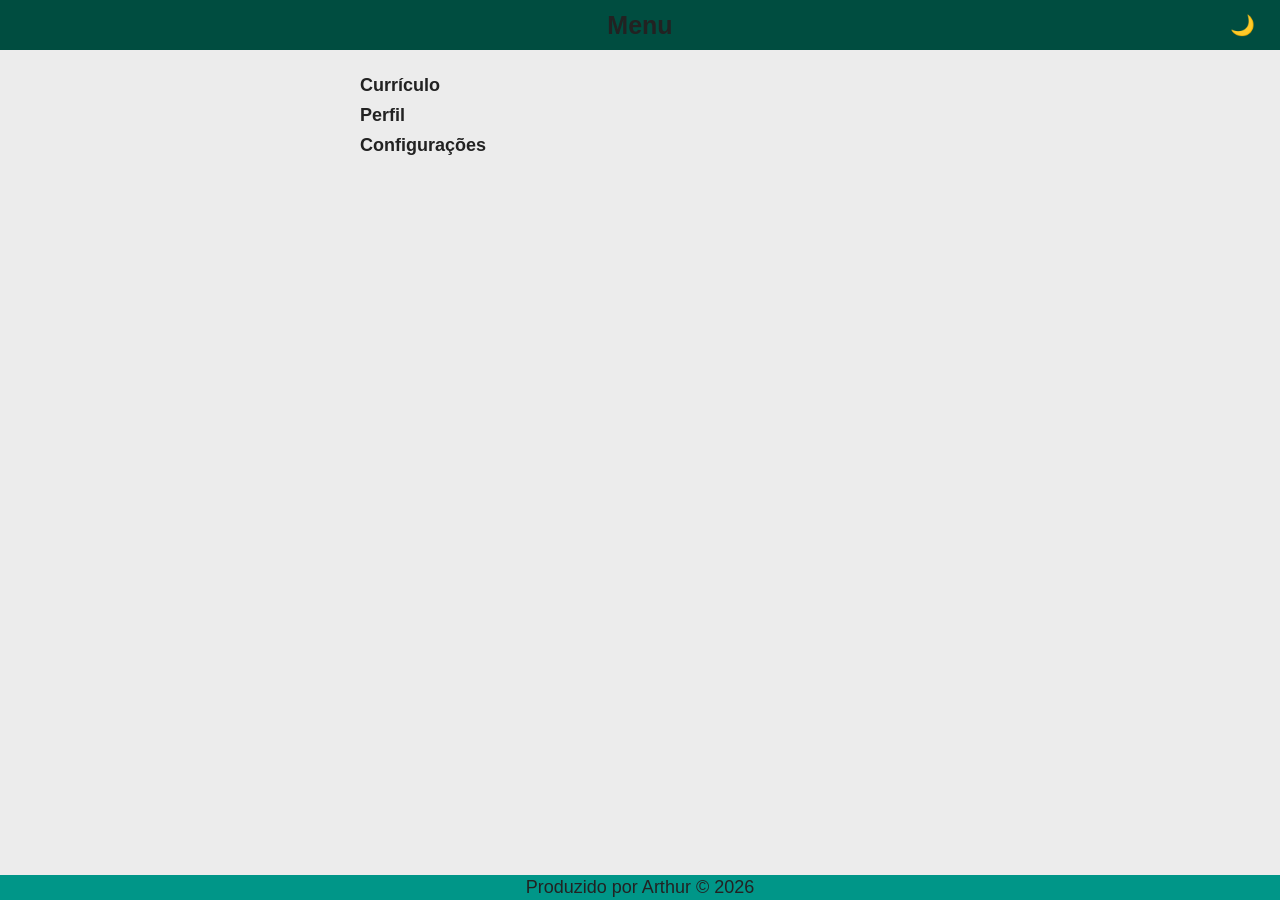
<file: pw1/curriculo/index.html>
<!DOCTYPE html>
<html lang="pt-br">
<head>
    <meta charset="UTF-8">
    <meta name="viewport" content="width=device-width, initial-scale=1.0">
        <meta name="author" content="Arthur">
    <meta name="description" content="Menu do currículo do Arthur">
    <meta name="keywords" content="currículo, curso ams, HTML 5, CSS 3">
    <link rel="stylesheet" href="./CSS/style.css">
    <link rel="stylesheet" href="./CSS/dark.css">
    <link rel="shortcut icon" href="icons/icons8-currículo-96 (2).png" type="image/x-icon">
    <title>Menu do Currículo</title>
</head>
<body>
    <main>
        <header>
            <h1> Menu </h1>
            <button id="Tema"> 🌘 </button>
        </header>
        <section>
            <nav>
                <ul>
                  <li><a href="Pages/curriculo.html">Currículo</a></li>
                  <li><a href="Pages/perfil.html">Perfil</a></li>
                  <li><a href="Pages/config.html">Configurações</a></li>  
                </ul>
            </nav>
        </section>
        <footer>
            <p>Produzido por Arthur &copy; 2026</p>  
        </footer>
    </main>
    <script src="./JS/script.js"></script>
</body>
</html>
</file>
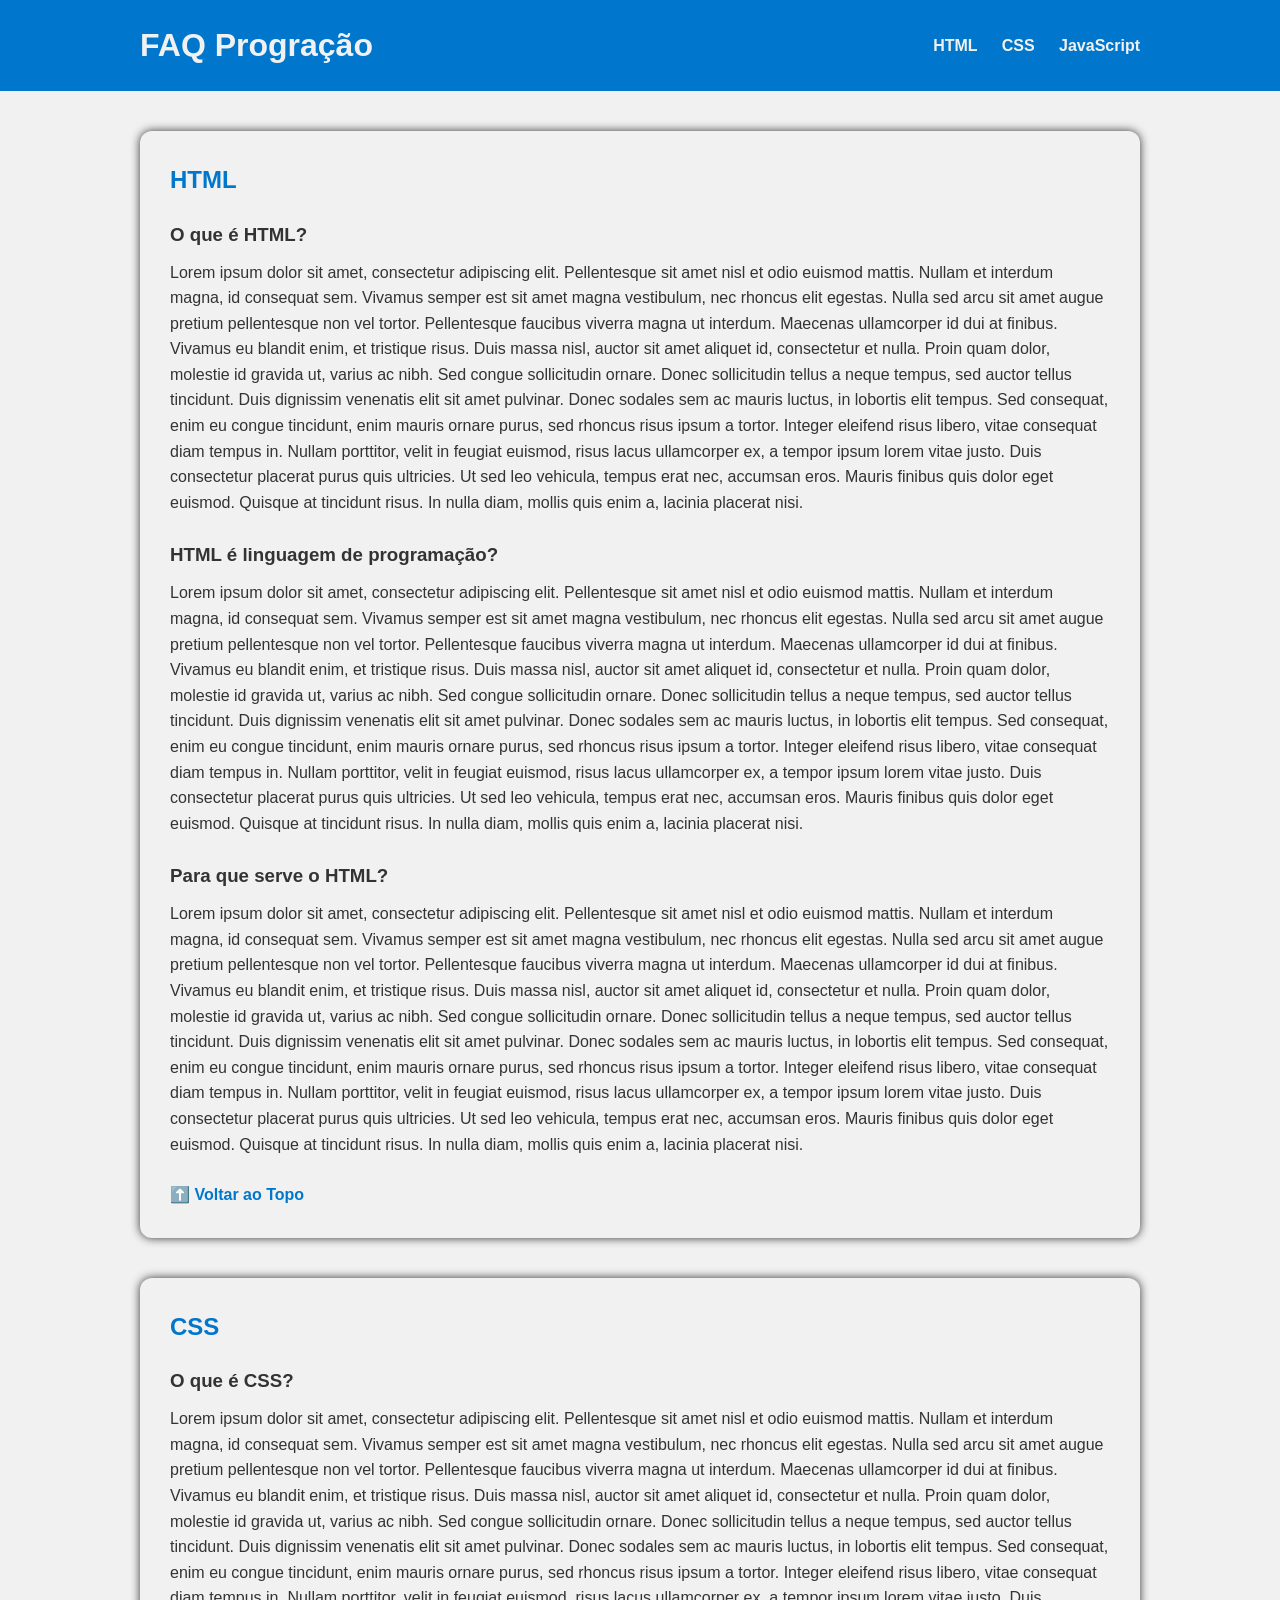
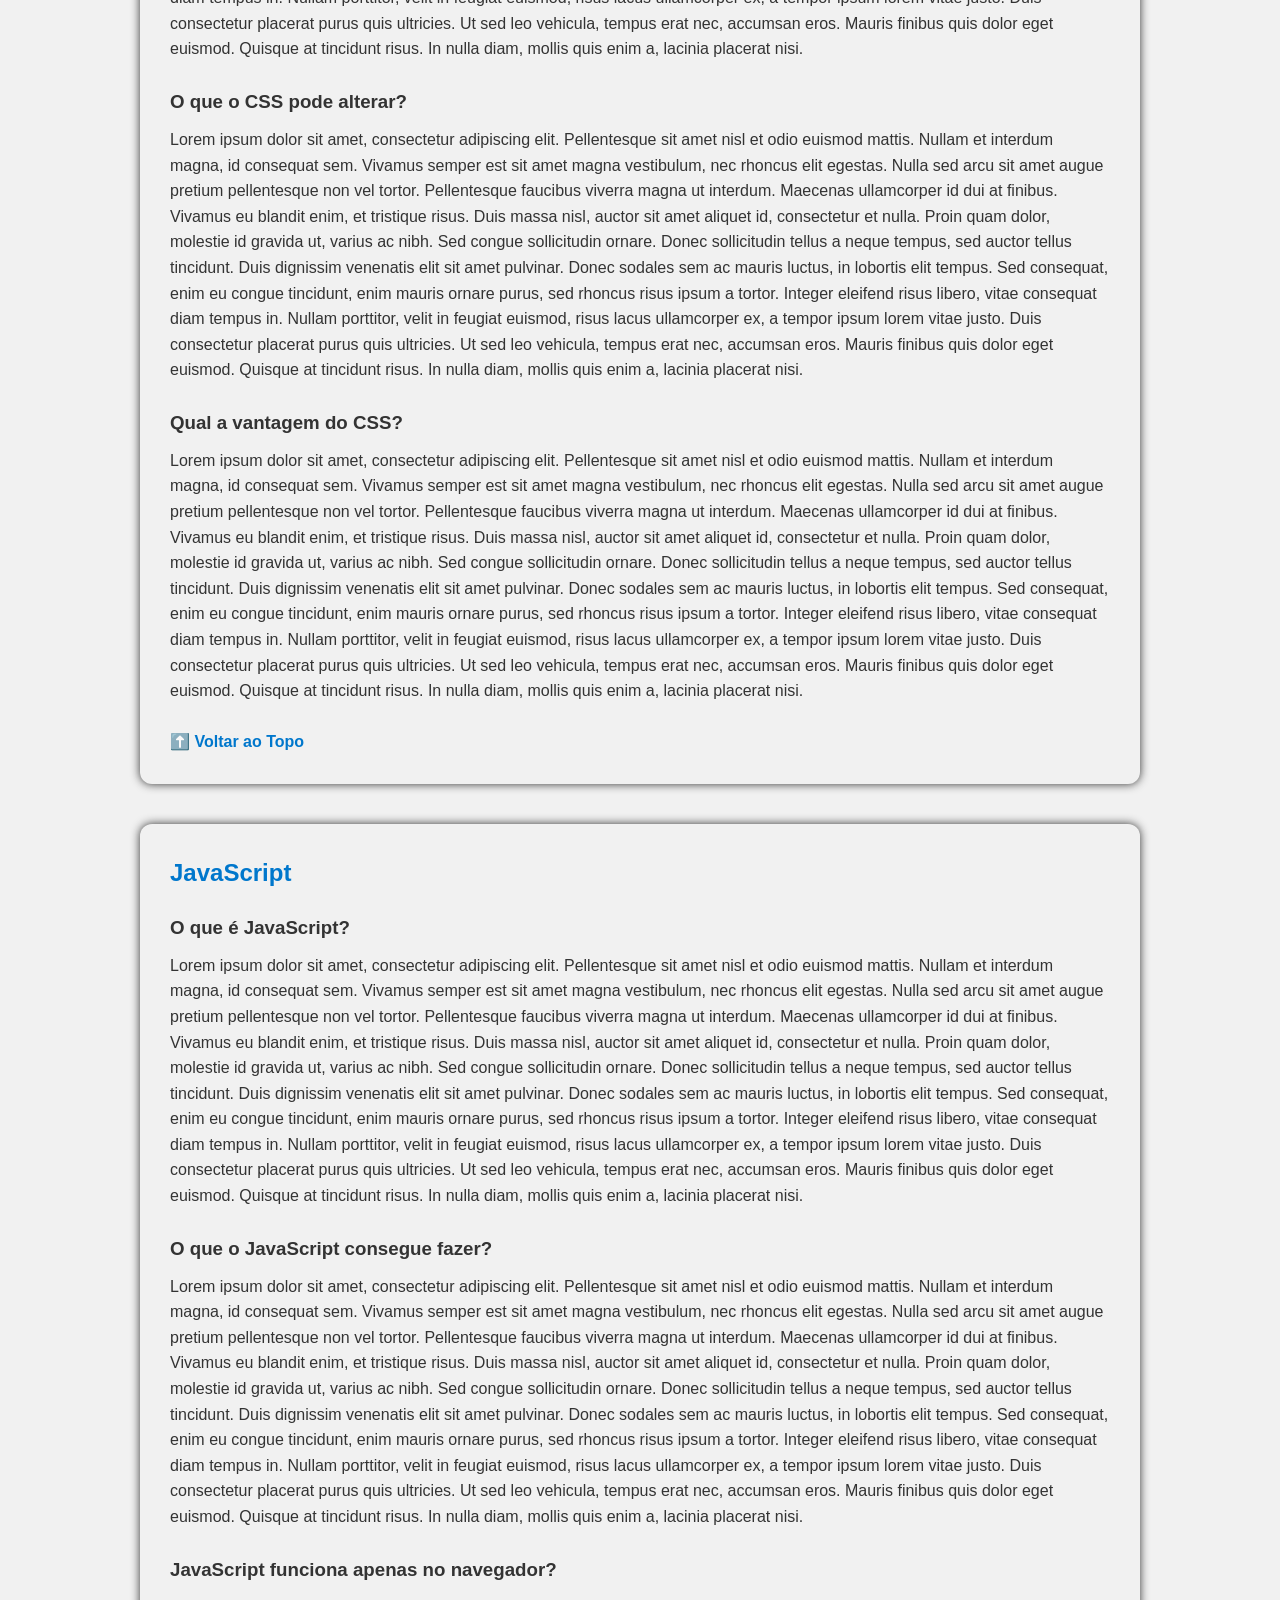
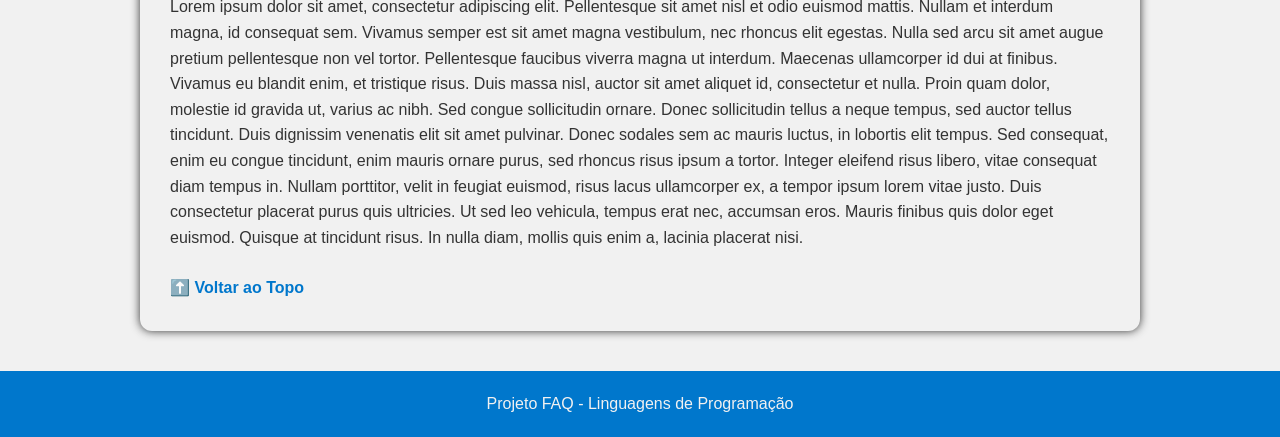
<file: pw1/FAQs/index.html>
<!DOCTYPE html>
<html lang="pt-br">
    <head>
        <meta charset="UTF-8">
        <meta name="viewport" content="width=device-width, initial-scale=1.0">
        <link rel="stylesheet" href="./CSS/estilo.css">
        <title> FAQ - Linguagens de Programação </title>
    </head>
    <body>
        <a id="topo"></a>
        <header>
            <div class="container-menu">
                <h1>FAQ Progração</h1>
                <nav>
                    <a href="#html"> HTML </a>
                    <a href="#css"> CSS </a>
                    <a href="#javascript"> JavaScript </a>
                </nav>
            </div>
        </header>
        <main>
            <section id="html" class="card">
                <h2> HTML </h2>
                <div class="faq">
                    <h3> O que é HTML? </h3>
                    <p>
                        Lorem ipsum dolor sit amet, consectetur adipiscing elit. Pellentesque sit amet nisl et odio euismod mattis. Nullam et interdum magna, id consequat sem. Vivamus semper est sit amet magna vestibulum, nec rhoncus elit egestas. Nulla sed arcu sit amet augue pretium pellentesque non vel tortor. Pellentesque faucibus viverra magna ut interdum. Maecenas ullamcorper id dui at finibus. Vivamus eu blandit enim, et tristique risus. Duis massa nisl, auctor sit amet aliquet id, consectetur et nulla. Proin quam dolor, molestie id gravida ut, varius ac nibh.

                        Sed congue sollicitudin ornare. Donec sollicitudin tellus a neque tempus, sed auctor tellus tincidunt. Duis dignissim venenatis elit sit amet pulvinar. Donec sodales sem ac mauris luctus, in lobortis elit tempus. Sed consequat, enim eu congue tincidunt, enim mauris ornare purus, sed rhoncus risus ipsum a tortor. Integer eleifend risus libero, vitae consequat diam tempus in. Nullam porttitor, velit in feugiat euismod, risus lacus ullamcorper ex, a tempor ipsum lorem vitae justo. Duis consectetur placerat purus quis ultricies. Ut sed leo vehicula, tempus erat nec, accumsan eros. Mauris finibus quis dolor eget euismod. Quisque at tincidunt risus. In nulla diam, mollis quis enim a, lacinia placerat nisi.
                    </p>
                </div>
                <div class="faq">
                    <h3> HTML é linguagem de programação? </h3>
                    <p>
                        Lorem ipsum dolor sit amet, consectetur adipiscing elit. Pellentesque sit amet nisl et odio euismod mattis. Nullam et interdum magna, id consequat sem. Vivamus semper est sit amet magna vestibulum, nec rhoncus elit egestas. Nulla sed arcu sit amet augue pretium pellentesque non vel tortor. Pellentesque faucibus viverra magna ut interdum. Maecenas ullamcorper id dui at finibus. Vivamus eu blandit enim, et tristique risus. Duis massa nisl, auctor sit amet aliquet id, consectetur et nulla. Proin quam dolor, molestie id gravida ut, varius ac nibh.

                        Sed congue sollicitudin ornare. Donec sollicitudin tellus a neque tempus, sed auctor tellus tincidunt. Duis dignissim venenatis elit sit amet pulvinar. Donec sodales sem ac mauris luctus, in lobortis elit tempus. Sed consequat, enim eu congue tincidunt, enim mauris ornare purus, sed rhoncus risus ipsum a tortor. Integer eleifend risus libero, vitae consequat diam tempus in. Nullam porttitor, velit in feugiat euismod, risus lacus ullamcorper ex, a tempor ipsum lorem vitae justo. Duis consectetur placerat purus quis ultricies. Ut sed leo vehicula, tempus erat nec, accumsan eros. Mauris finibus quis dolor eget euismod. Quisque at tincidunt risus. In nulla diam, mollis quis enim a, lacinia placerat nisi.
                    </p>
                </div>

                <div class="faq">
                    <h3> Para que serve o HTML? </h3>
                    <p>
                        Lorem ipsum dolor sit amet, consectetur adipiscing elit. Pellentesque sit amet nisl et odio euismod mattis. Nullam et interdum magna, id consequat sem. Vivamus semper est sit amet magna vestibulum, nec rhoncus elit egestas. Nulla sed arcu sit amet augue pretium pellentesque non vel tortor. Pellentesque faucibus viverra magna ut interdum. Maecenas ullamcorper id dui at finibus. Vivamus eu blandit enim, et tristique risus. Duis massa nisl, auctor sit amet aliquet id, consectetur et nulla. Proin quam dolor, molestie id gravida ut, varius ac nibh.

                        Sed congue sollicitudin ornare. Donec sollicitudin tellus a neque tempus, sed auctor tellus tincidunt. Duis dignissim venenatis elit sit amet pulvinar. Donec sodales sem ac mauris luctus, in lobortis elit tempus. Sed consequat, enim eu congue tincidunt, enim mauris ornare purus, sed rhoncus risus ipsum a tortor. Integer eleifend risus libero, vitae consequat diam tempus in. Nullam porttitor, velit in feugiat euismod, risus lacus ullamcorper ex, a tempor ipsum lorem vitae justo. Duis consectetur placerat purus quis ultricies. Ut sed leo vehicula, tempus erat nec, accumsan eros. Mauris finibus quis dolor eget euismod. Quisque at tincidunt risus. In nulla diam, mollis quis enim a, lacinia placerat nisi.
                    </p>
                </div>
                <a href="#topo" class="voltar"> ⬆️ Voltar ao Topo </a>
            </section>
            <section id="css" class="card">
                <h2> CSS </h2>
                <div class="faq">
                    <h3> O que é CSS? </h3>
                    <p>
                        Lorem ipsum dolor sit amet, consectetur adipiscing elit. Pellentesque sit amet nisl et odio euismod mattis. Nullam et interdum magna, id consequat sem. Vivamus semper est sit amet magna vestibulum, nec rhoncus elit egestas. Nulla sed arcu sit amet augue pretium pellentesque non vel tortor. Pellentesque faucibus viverra magna ut interdum. Maecenas ullamcorper id dui at finibus. Vivamus eu blandit enim, et tristique risus. Duis massa nisl, auctor sit amet aliquet id, consectetur et nulla. Proin quam dolor, molestie id gravida ut, varius ac nibh.

                        Sed congue sollicitudin ornare. Donec sollicitudin tellus a neque tempus, sed auctor tellus tincidunt. Duis dignissim venenatis elit sit amet pulvinar. Donec sodales sem ac mauris luctus, in lobortis elit tempus. Sed consequat, enim eu congue tincidunt, enim mauris ornare purus, sed rhoncus risus ipsum a tortor. Integer eleifend risus libero, vitae consequat diam tempus in. Nullam porttitor, velit in feugiat euismod, risus lacus ullamcorper ex, a tempor ipsum lorem vitae justo. Duis consectetur placerat purus quis ultricies. Ut sed leo vehicula, tempus erat nec, accumsan eros. Mauris finibus quis dolor eget euismod. Quisque at tincidunt risus. In nulla diam, mollis quis enim a, lacinia placerat nisi.
                    </p>
                </div>
                <div class="faq">
                    <h3> O que o CSS pode alterar? </h3>
                    <p>
                        Lorem ipsum dolor sit amet, consectetur adipiscing elit. Pellentesque sit amet nisl et odio euismod mattis. Nullam et interdum magna, id consequat sem. Vivamus semper est sit amet magna vestibulum, nec rhoncus elit egestas. Nulla sed arcu sit amet augue pretium pellentesque non vel tortor. Pellentesque faucibus viverra magna ut interdum. Maecenas ullamcorper id dui at finibus. Vivamus eu blandit enim, et tristique risus. Duis massa nisl, auctor sit amet aliquet id, consectetur et nulla. Proin quam dolor, molestie id gravida ut, varius ac nibh.

                        Sed congue sollicitudin ornare. Donec sollicitudin tellus a neque tempus, sed auctor tellus tincidunt. Duis dignissim venenatis elit sit amet pulvinar. Donec sodales sem ac mauris luctus, in lobortis elit tempus. Sed consequat, enim eu congue tincidunt, enim mauris ornare purus, sed rhoncus risus ipsum a tortor. Integer eleifend risus libero, vitae consequat diam tempus in. Nullam porttitor, velit in feugiat euismod, risus lacus ullamcorper ex, a tempor ipsum lorem vitae justo. Duis consectetur placerat purus quis ultricies. Ut sed leo vehicula, tempus erat nec, accumsan eros. Mauris finibus quis dolor eget euismod. Quisque at tincidunt risus. In nulla diam, mollis quis enim a, lacinia placerat nisi.
                    </p>
                </div>
                <div class="faq">
                    <h3> Qual a vantagem do CSS? </h3>
                    <p>
                        Lorem ipsum dolor sit amet, consectetur adipiscing elit. Pellentesque sit amet nisl et odio euismod mattis. Nullam et interdum magna, id consequat sem. Vivamus semper est sit amet magna vestibulum, nec rhoncus elit egestas. Nulla sed arcu sit amet augue pretium pellentesque non vel tortor. Pellentesque faucibus viverra magna ut interdum. Maecenas ullamcorper id dui at finibus. Vivamus eu blandit enim, et tristique risus. Duis massa nisl, auctor sit amet aliquet id, consectetur et nulla. Proin quam dolor, molestie id gravida ut, varius ac nibh.

                        Sed congue sollicitudin ornare. Donec sollicitudin tellus a neque tempus, sed auctor tellus tincidunt. Duis dignissim venenatis elit sit amet pulvinar. Donec sodales sem ac mauris luctus, in lobortis elit tempus. Sed consequat, enim eu congue tincidunt, enim mauris ornare purus, sed rhoncus risus ipsum a tortor. Integer eleifend risus libero, vitae consequat diam tempus in. Nullam porttitor, velit in feugiat euismod, risus lacus ullamcorper ex, a tempor ipsum lorem vitae justo. Duis consectetur placerat purus quis ultricies. Ut sed leo vehicula, tempus erat nec, accumsan eros. Mauris finibus quis dolor eget euismod. Quisque at tincidunt risus. In nulla diam, mollis quis enim a, lacinia placerat nisi.
                    </p>
                </div>
                <a href="#topo" class="voltar"> ⬆️ Voltar ao Topo </a>
            </section>
            <section id="javascript" class="card">
                <h2> JavaScript </h2>
                <div class="faq">
                    <h3> O que é JavaScript?</h3>
                    <p>
                        Lorem ipsum dolor sit amet, consectetur adipiscing elit. Pellentesque sit amet nisl et odio euismod mattis. Nullam et interdum magna, id consequat sem. Vivamus semper est sit amet magna vestibulum, nec rhoncus elit egestas. Nulla sed arcu sit amet augue pretium pellentesque non vel tortor. Pellentesque faucibus viverra magna ut interdum. Maecenas ullamcorper id dui at finibus. Vivamus eu blandit enim, et tristique risus. Duis massa nisl, auctor sit amet aliquet id, consectetur et nulla. Proin quam dolor, molestie id gravida ut, varius ac nibh.

                        Sed congue sollicitudin ornare. Donec sollicitudin tellus a neque tempus, sed auctor tellus tincidunt. Duis dignissim venenatis elit sit amet pulvinar. Donec sodales sem ac mauris luctus, in lobortis elit tempus. Sed consequat, enim eu congue tincidunt, enim mauris ornare purus, sed rhoncus risus ipsum a tortor. Integer eleifend risus libero, vitae consequat diam tempus in. Nullam porttitor, velit in feugiat euismod, risus lacus ullamcorper ex, a tempor ipsum lorem vitae justo. Duis consectetur placerat purus quis ultricies. Ut sed leo vehicula, tempus erat nec, accumsan eros. Mauris finibus quis dolor eget euismod. Quisque at tincidunt risus. In nulla diam, mollis quis enim a, lacinia placerat nisi.
                    </p>
                </div>
                <div class="faq">
                    <h3> O que o JavaScript consegue fazer? </h3>
                    <p>
                        Lorem ipsum dolor sit amet, consectetur adipiscing elit. Pellentesque sit amet nisl et odio euismod mattis. Nullam et interdum magna, id consequat sem. Vivamus semper est sit amet magna vestibulum, nec rhoncus elit egestas. Nulla sed arcu sit amet augue pretium pellentesque non vel tortor. Pellentesque faucibus viverra magna ut interdum. Maecenas ullamcorper id dui at finibus. Vivamus eu blandit enim, et tristique risus. Duis massa nisl, auctor sit amet aliquet id, consectetur et nulla. Proin quam dolor, molestie id gravida ut, varius ac nibh.

                        Sed congue sollicitudin ornare. Donec sollicitudin tellus a neque tempus, sed auctor tellus tincidunt. Duis dignissim venenatis elit sit amet pulvinar. Donec sodales sem ac mauris luctus, in lobortis elit tempus. Sed consequat, enim eu congue tincidunt, enim mauris ornare purus, sed rhoncus risus ipsum a tortor. Integer eleifend risus libero, vitae consequat diam tempus in. Nullam porttitor, velit in feugiat euismod, risus lacus ullamcorper ex, a tempor ipsum lorem vitae justo. Duis consectetur placerat purus quis ultricies. Ut sed leo vehicula, tempus erat nec, accumsan eros. Mauris finibus quis dolor eget euismod. Quisque at tincidunt risus. In nulla diam, mollis quis enim a, lacinia placerat nisi.
                    </p>
                </div>
                <div class="faq">
                    <h3> JavaScript funciona apenas no navegador? </h3>
                    <p>
                        Lorem ipsum dolor sit amet, consectetur adipiscing elit. Pellentesque sit amet nisl et odio euismod mattis. Nullam et interdum magna, id consequat sem. Vivamus semper est sit amet magna vestibulum, nec rhoncus elit egestas. Nulla sed arcu sit amet augue pretium pellentesque non vel tortor. Pellentesque faucibus viverra magna ut interdum. Maecenas ullamcorper id dui at finibus. Vivamus eu blandit enim, et tristique risus. Duis massa nisl, auctor sit amet aliquet id, consectetur et nulla. Proin quam dolor, molestie id gravida ut, varius ac nibh.

                        Sed congue sollicitudin ornare. Donec sollicitudin tellus a neque tempus, sed auctor tellus tincidunt. Duis dignissim venenatis elit sit amet pulvinar. Donec sodales sem ac mauris luctus, in lobortis elit tempus. Sed consequat, enim eu congue tincidunt, enim mauris ornare purus, sed rhoncus risus ipsum a tortor. Integer eleifend risus libero, vitae consequat diam tempus in. Nullam porttitor, velit in feugiat euismod, risus lacus ullamcorper ex, a tempor ipsum lorem vitae justo. Duis consectetur placerat purus quis ultricies. Ut sed leo vehicula, tempus erat nec, accumsan eros. Mauris finibus quis dolor eget euismod. Quisque at tincidunt risus. In nulla diam, mollis quis enim a, lacinia placerat nisi.
                    </p>
                </div>
                <a href="#topo" class="voltar"> ⬆️ Voltar ao Topo </a>
            </section>
        </main>
        <footer>
            <p>
                Projeto FAQ - Linguagens de Programação
            </p>
        </footer>

    </body>
    </html>
</file>
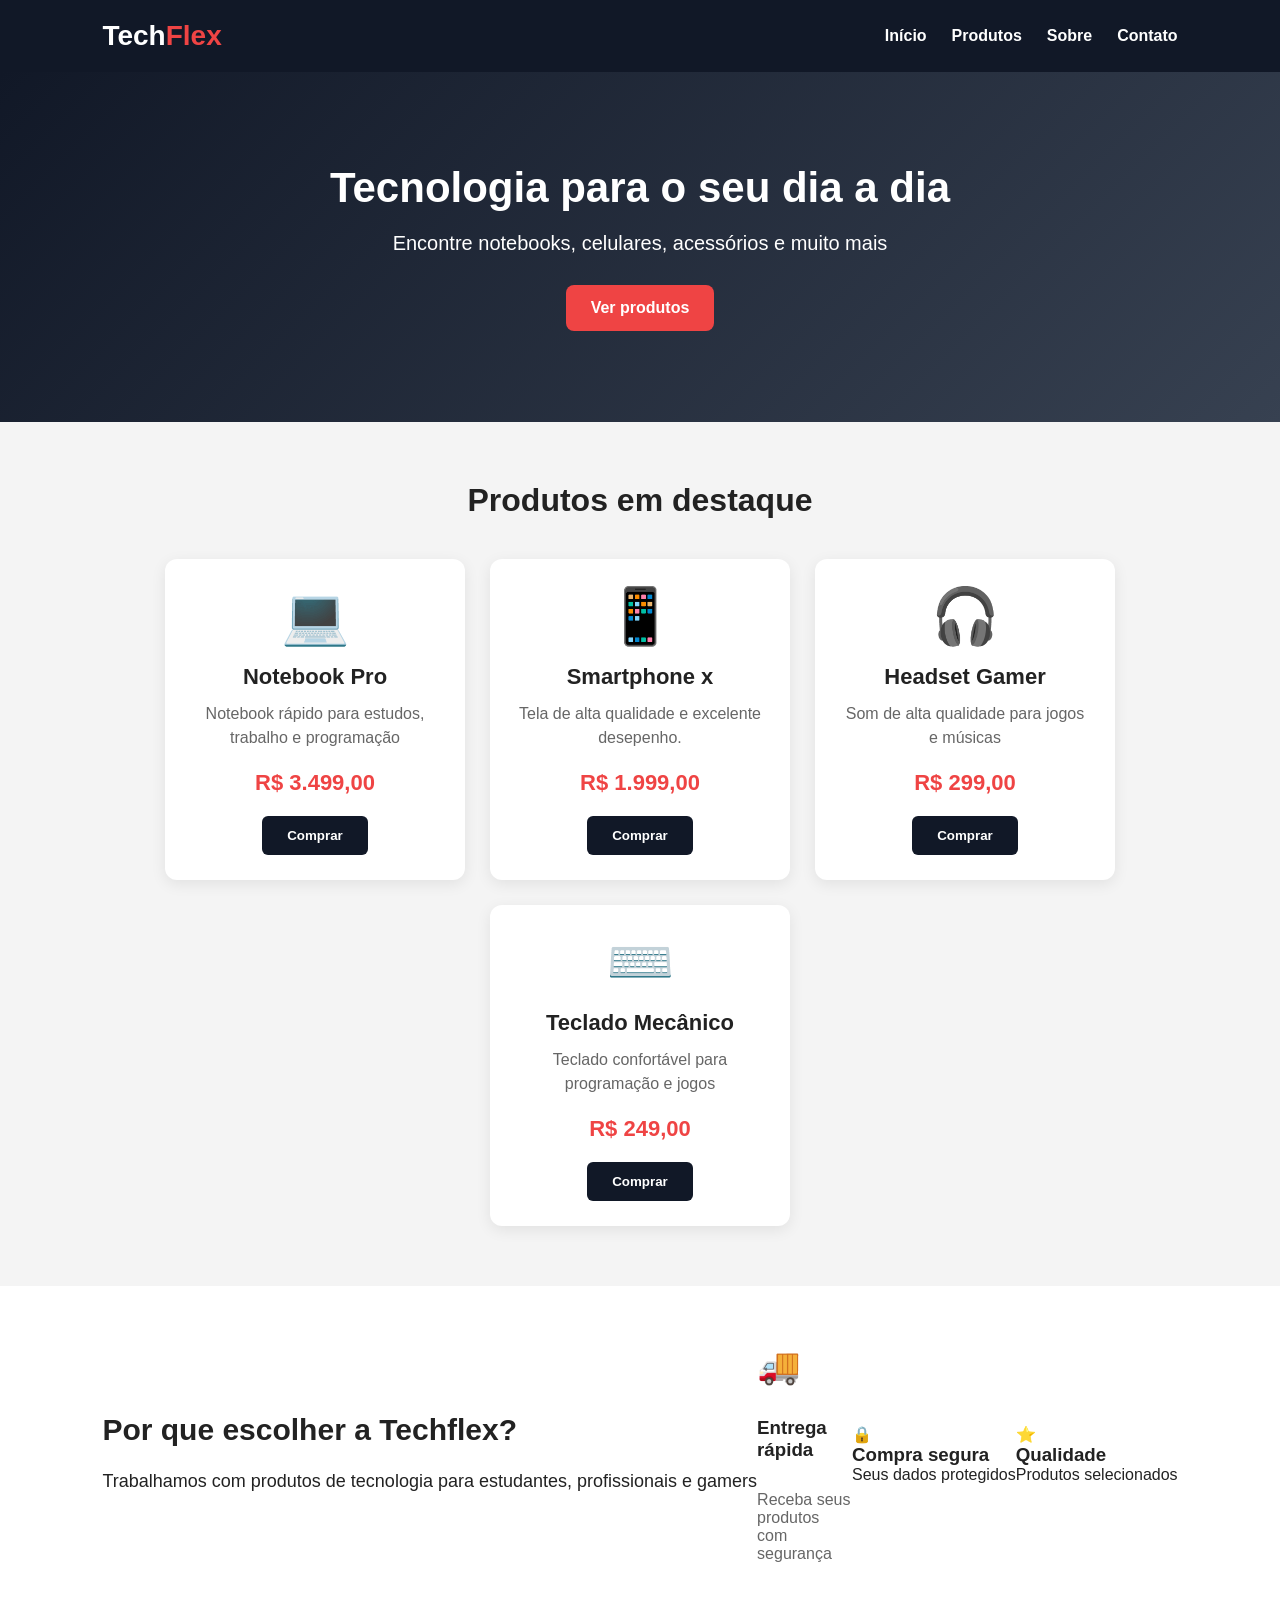
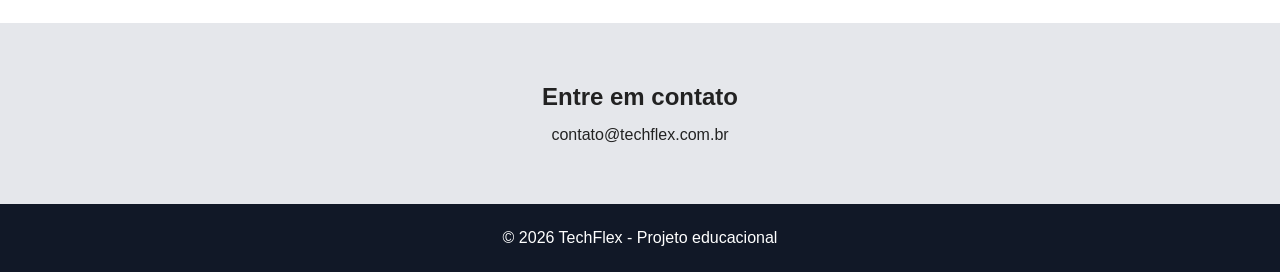
<file: pw1/FLEXBOX/index.html>
<!DOCTYPE html>
<html lang="pt-br">
<head>
    <meta charset="UTF-8">
    <meta name="viewport" content="width=device-width, initial-scale=1.0">
    <link rel="stylesheet" href="style.css">
    <title>Techflex - loja de tecnologia</title>
</head>
<body>
    <header class="cabecalho">
        <div class="logo">
            Tech<span>Flex</span>
        </div>
        <nav class="menu">
            <a href="#">Início</a>
            <a href="#produtos">Produtos</a>
            <a href="#sobre">Sobre</a>
            <a href="#contato">Contato</a>
        </nav>

    </header>
    <section class="banner">
        <div class="banner-texto">
            <h1>Tecnologia para o seu dia a dia</h1>
            <p>
                Encontre notebooks, celulares, acessórios e muito mais
            </p>
            <a href="#produtos" class="botao">Ver produtos
            </a>
        </div>
    </section>
    <main id="produtos">
        <h2>Produtos em destaque</h2>
        <section class="produtos">
            <article class="produto">
                <div class="icone">💻</div>
                <h3>Notebook Pro</h3>
                <p>
                    Notebook rápido para estudos, trabalho e programação
                </p>
                <strong>R$ 3.499,00</strong>
                <button>Comprar</button>
            </article>
            <article class="produto">
                <div class="icone">📱</div>
                <h3>Smartphone x</h3>
                <p>
                    Tela de alta qualidade e excelente desepenho.
                </p>
                <strong>R$ 1.999,00</strong>
                <button>Comprar</button>
            </article>
             <article class="produto">
                <div class="icone">🎧</div>
                <h3>Headset Gamer</h3>
                <p>
                    Som de alta qualidade para jogos e músicas
                </p>
                <strong>R$ 299,00</strong>
                <button>Comprar</button>
            </article>
             <article class="produto">
                <div class="icone">⌨️</div>
                <h3>Teclado Mecânico</h3>
                <p>
                    Teclado confortável para programação e jogos
                </p>
                <strong>R$ 249,00</strong>
                <button>Comprar</button>
            </article>
        </section>
    </main>

    <section id="sobre" class="sobre">
        <div class="sobre-texto">
            <h2>Por que escolher a Techflex?</h2>
            <p>
                Trabalhamos com produtos de tecnologia para estudantes, profissionais e gamers
            </p>
        </div>
        <div class="beneficios">
            <span>🚚</span>
            <h3>Entrega rápida</h3>
            <p>Receba seus produtos com segurança</p>
        </div>
        <div>
            <span>🔒</span>
            <h3>Compra segura</h3>
            <p>Seus dados protegidos</p>
        </div>
         <div>
            <span>⭐</span>
            <h3>Qualidade</h3>
            <p>Produtos selecionados</p>
        </div>
    </section>

    <section id="contato" class="contato">
        <h2>Entre em contato</h2>
        <p>
            contato@techflex.com.br
        </p>
    </section>

    <footer>
        <p>
            &copy; 2026 TechFlex - Projeto educacional
        </p>
    </footer>
</body>
</html>
</file>
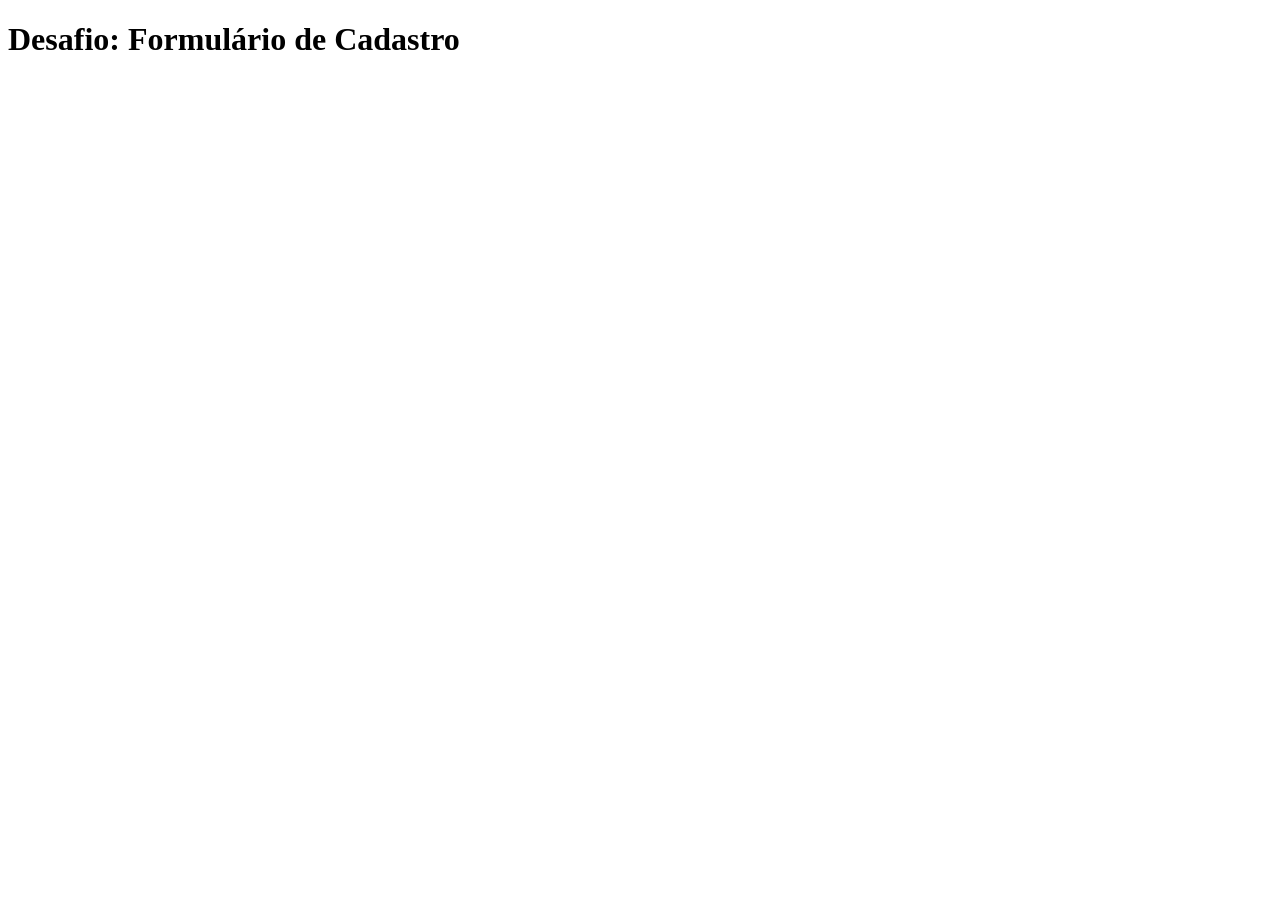
<file: pw1/formulário/index.html>
<!DOCTYPE html>
<html lang="pt-br">
<head>
    <meta charset="UTF-8">
    <meta name="viewport" content="width=device-width, initial-scale=1.0">
    <title>Formulário de Cadastro</title>
</head>
<body>
    <main class="container">
        <h1>
                <span class="vermelho sublinhado">Desafio:</span>
                <span class="sublinhado">Formulário de Cadastro</span>
        </h1>
    </main>
</body>
</html>
</file>
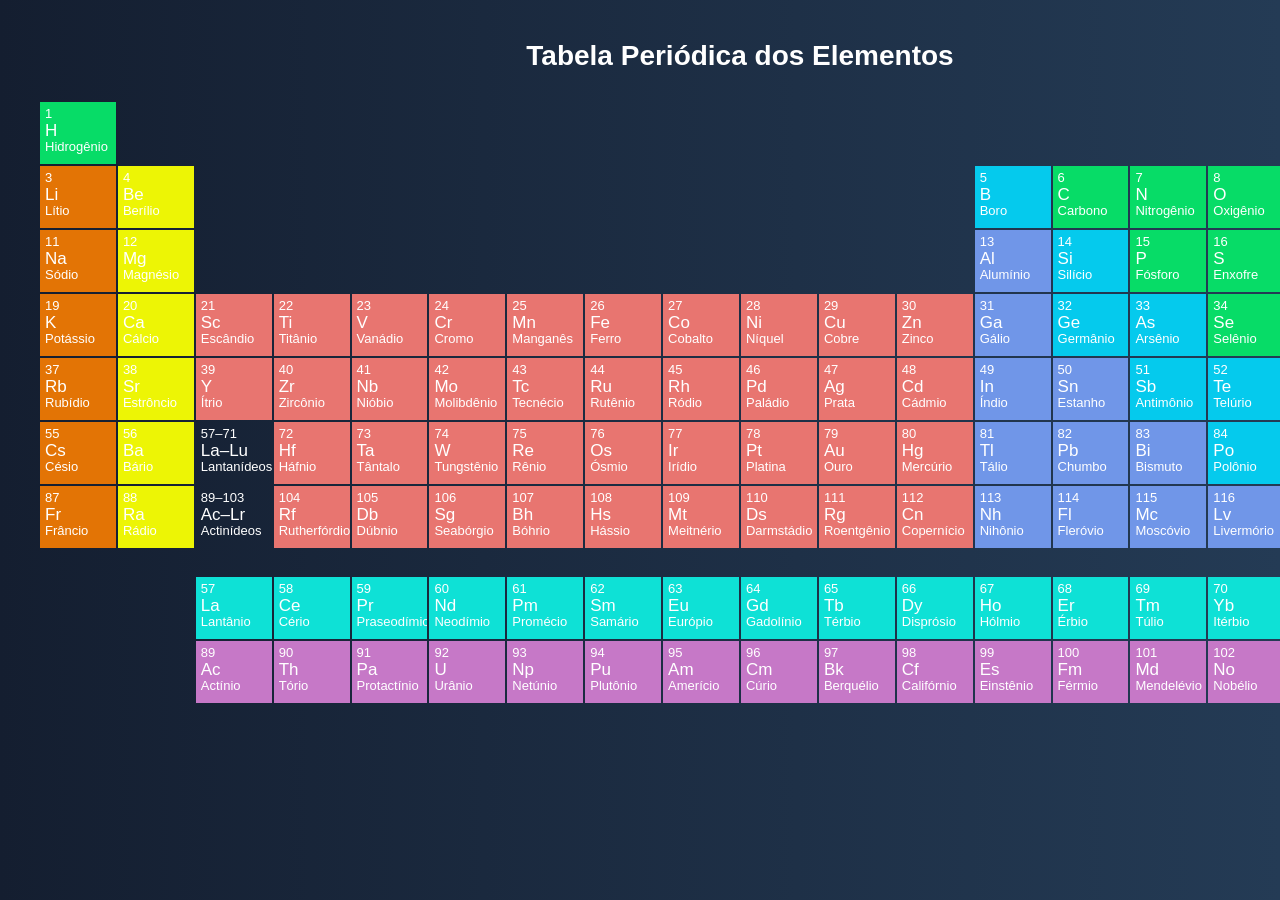
<file: pw1/Tabela periódica2.html/index.html>
<!DOCTYPE html>
<html lang="pt-BR">

<head>

    <meta charset="UTF-8">

    <meta name="viewport" content="width=device-width, initial-scale=1.0">

    <title>Tabela Periódica</title>

    <link rel="stylesheet" href="css/style.css">

</head>

<body>

    <!-- CONTAINER -->

    <div class="container">

        <h1>Tabela Periódica dos Elementos</h1>

        <!-- TABELA -->

        <div class="tabela-periodica">

            <!-- PERÍODO 1 -->

            <div class="elemento nao-metal" style="--col:1; --row:1;">
                <span class="numero">1</span>
                <span class="simbolo">H</span>
                <span class="nome">Hidrogênio</span>
            </div>

            <div class="elemento gas-nobre" style="--col:18; --row:1;">
                <span class="numero">2</span>
                <span class="simbolo">He</span>
                <span class="nome">Hélio</span>
            </div>


            <!-- PERÍODO 2 -->

            <div class="elemento metal-alcalino" style="--col:1; --row:2;">
                <span class="numero">3</span>
                <span class="simbolo">Li</span>
                <span class="nome">Lítio</span>
            </div>

            <div class="elemento metal-alcalino-terroso" style="--col:2; --row:2;">
                <span class="numero">4</span>
                <span class="simbolo">Be</span>
                <span class="nome">Berílio</span>
            </div>

            <div class="elemento semimetal" style="--col:13; --row:2;">
                <span class="numero">5</span>
                <span class="simbolo">B</span>
                <span class="nome">Boro</span>
            </div>

            <div class="elemento nao-metal" style="--col:14; --row:2;">
                <span class="numero">6</span>
                <span class="simbolo">C</span>
                <span class="nome">Carbono</span>
            </div>

            <div class="elemento nao-metal" style="--col:15; --row:2;">
                <span class="numero">7</span>
                <span class="simbolo">N</span>
                <span class="nome">Nitrogênio</span>
            </div>

            <div class="elemento nao-metal" style="--col:16; --row:2;">
                <span class="numero">8</span>
                <span class="simbolo">O</span>
                <span class="nome">Oxigênio</span>
            </div>

            <div class="elemento halogenio" style="--col:17; --row:2;">
                <span class="numero">9</span>
                <span class="simbolo">F</span>
                <span class="nome">Flúor</span>
            </div>

            <div class="elemento gas-nobre" style="--col:18; --row:2;">
                <span class="numero">10</span>
                <span class="simbolo">Ne</span>
                <span class="nome">Neônio</span>
            </div>


            <!-- PERÍODO 3 -->

            <div class="elemento metal-alcalino" style="--col:1; --row:3;">
                <span class="numero">11</span>
                <span class="simbolo">Na</span>
                <span class="nome">Sódio</span>
            </div>

            <div class="elemento metal-alcalino-terroso" style="--col:2; --row:3;">
                <span class="numero">12</span>
                <span class="simbolo">Mg</span>
                <span class="nome">Magnésio</span>
            </div>

            <div class="elemento outro-metal" style="--col:13; --row:3;">
                <span class="numero">13</span>
                <span class="simbolo">Al</span>
                <span class="nome">Alumínio</span>
            </div>

            <div class="elemento semimetal" style="--col:14; --row:3;">
                <span class="numero">14</span>
                <span class="simbolo">Si</span>
                <span class="nome">Silício</span>
            </div>

            <div class="elemento nao-metal" style="--col:15; --row:3;">
                <span class="numero">15</span>
                <span class="simbolo">P</span>
                <span class="nome">Fósforo</span>
            </div>

            <div class="elemento nao-metal" style="--col:16; --row:3;">
                <span class="numero">16</span>
                <span class="simbolo">S</span>
                <span class="nome">Enxofre</span>
            </div>

            <div class="elemento halogenio" style="--col:17; --row:3;">
                <span class="numero">17</span>
                <span class="simbolo">Cl</span>
                <span class="nome">Cloro</span>
            </div>

            <div class="elemento gas-nobre" style="--col:18; --row:3;">
                <span class="numero">18</span>
                <span class="simbolo">Ar</span>
                <span class="nome">Argônio</span>
            </div>


            <!-- PERÍODO 4 -->

            <div class="elemento metal-alcalino" style="--col:1; --row:4;">
                <span class="numero">19</span>
                <span class="simbolo">K</span>
                <span class="nome">Potássio</span>
            </div>

            <div class="elemento metal-alcalino-terroso" style="--col:2; --row:4;">
                <span class="numero">20</span>
                <span class="simbolo">Ca</span>
                <span class="nome">Cálcio</span>
            </div>

            <div class="elemento metal-transicao" style="--col:3; --row:4;">
                <span class="numero">21</span>
                <span class="simbolo">Sc</span>
                <span class="nome">Escândio</span>
            </div>

            <div class="elemento metal-transicao" style="--col:4; --row:4;">
                <span class="numero">22</span>
                <span class="simbolo">Ti</span>
                <span class="nome">Titânio</span>
            </div>

            <div class="elemento metal-transicao" style="--col:5; --row:4;">
                <span class="numero">23</span>
                <span class="simbolo">V</span>
                <span class="nome">Vanádio</span>
            </div>

            <div class="elemento metal-transicao" style="--col:6; --row:4;">
                <span class="numero">24</span>
                <span class="simbolo">Cr</span>
                <span class="nome">Cromo</span>
            </div>

            <div class="elemento metal-transicao" style="--col:7; --row:4;">
                <span class="numero">25</span>
                <span class="simbolo">Mn</span>
                <span class="nome">Manganês</span>
            </div>

            <div class="elemento metal-transicao" style="--col:8; --row:4;">
                <span class="numero">26</span>
                <span class="simbolo">Fe</span>
                <span class="nome">Ferro</span>
            </div>

            <div class="elemento metal-transicao" style="--col:9; --row:4;">
                <span class="numero">27</span>
                <span class="simbolo">Co</span>
                <span class="nome">Cobalto</span>
            </div>

            <div class="elemento metal-transicao" style="--col:10; --row:4;">
                <span class="numero">28</span>
                <span class="simbolo">Ni</span>
                <span class="nome">Níquel</span>
            </div>

            <div class="elemento metal-transicao" style="--col:11; --row:4;">
                <span class="numero">29</span>
                <span class="simbolo">Cu</span>
                <span class="nome">Cobre</span>
            </div>

            <div class="elemento metal-transicao" style="--col:12; --row:4;">
                <span class="numero">30</span>
                <span class="simbolo">Zn</span>
                <span class="nome">Zinco</span>
            </div>

            <div class="elemento outro-metal" style="--col:13; --row:4;">
                <span class="numero">31</span>
                <span class="simbolo">Ga</span>
                <span class="nome">Gálio</span>
            </div>

            <div class="elemento semimetal" style="--col:14; --row:4;">
                <span class="numero">32</span>
                <span class="simbolo">Ge</span>
                <span class="nome">Germânio</span>
            </div>

            <div class="elemento semimetal" style="--col:15; --row:4;">
                <span class="numero">33</span>
                <span class="simbolo">As</span>
                <span class="nome">Arsênio</span>
            </div>

            <div class="elemento nao-metal" style="--col:16; --row:4;">
                <span class="numero">34</span>
                <span class="simbolo">Se</span>
                <span class="nome">Selênio</span>
            </div>

            <div class="elemento halogenio" style="--col:17; --row:4;">
                <span class="numero">35</span>
                <span class="simbolo">Br</span>
                <span class="nome">Bromo</span>
            </div>

            <div class="elemento gas-nobre" style="--col:18; --row:4;">
                <span class="numero">36</span>
                <span class="simbolo">Kr</span>
                <span class="nome">Criptônio</span>
            </div>


            <!-- PERÍODO 5 -->

            <div class="elemento metal-alcalino" style="--col:1; --row:5;">
                <span class="numero">37</span>
                <span class="simbolo">Rb</span>
                <span class="nome">Rubídio</span>
            </div>

            <div class="elemento metal-alcalino-terroso" style="--col:2; --row:5;">
                <span class="numero">38</span>
                <span class="simbolo">Sr</span>
                <span class="nome">Estrôncio</span>
            </div>

            <div class="elemento metal-transicao" style="--col:3; --row:5;">
                <span class="numero">39</span>
                <span class="simbolo">Y</span>
                <span class="nome">Ítrio</span>
            </div>

            <div class="elemento metal-transicao" style="--col:4; --row:5;">
                <span class="numero">40</span>
                <span class="simbolo">Zr</span>
                <span class="nome">Zircônio</span>
            </div>

            <div class="elemento metal-transicao" style="--col:5; --row:5;">
                <span class="numero">41</span>
                <span class="simbolo">Nb</span>
                <span class="nome">Nióbio</span>
            </div>

            <div class="elemento metal-transicao" style="--col:6; --row:5;">
                <span class="numero">42</span>
                <span class="simbolo">Mo</span>
                <span class="nome">Molibdênio</span>
            </div>

            <div class="elemento metal-transicao" style="--col:7; --row:5;">
                <span class="numero">43</span>
                <span class="simbolo">Tc</span>
                <span class="nome">Tecnécio</span>
            </div>

            <div class="elemento metal-transicao" style="--col:8; --row:5;">
                <span class="numero">44</span>
                <span class="simbolo">Ru</span>
                <span class="nome">Rutênio</span>
            </div>

            <div class="elemento metal-transicao" style="--col:9; --row:5;">
                <span class="numero">45</span>
                <span class="simbolo">Rh</span>
                <span class="nome">Ródio</span>
            </div>

            <div class="elemento metal-transicao" style="--col:10; --row:5;">
                <span class="numero">46</span>
                <span class="simbolo">Pd</span>
                <span class="nome">Paládio</span>
            </div>

            <div class="elemento metal-transicao" style="--col:11; --row:5;">
                <span class="numero">47</span>
                <span class="simbolo">Ag</span>
                <span class="nome">Prata</span>
            </div>

            <div class="elemento metal-transicao" style="--col:12; --row:5;">
                <span class="numero">48</span>
                <span class="simbolo">Cd</span>
                <span class="nome">Cádmio</span>
            </div>

            <div class="elemento outro-metal" style="--col:13; --row:5;">
                <span class="numero">49</span>
                <span class="simbolo">In</span>
                <span class="nome">Índio</span>
            </div>

            <div class="elemento outro-metal" style="--col:14; --row:5;">
                <span class="numero">50</span>
                <span class="simbolo">Sn</span>
                <span class="nome">Estanho</span>
            </div>

            <div class="elemento semimetal" style="--col:15; --row:5;">
                <span class="numero">51</span>
                <span class="simbolo">Sb</span>
                <span class="nome">Antimônio</span>
            </div>

            <div class="elemento semimetal" style="--col:16; --row:5;">
                <span class="numero">52</span>
                <span class="simbolo">Te</span>
                <span class="nome">Telúrio</span>
            </div>

            <div class="elemento halogenio" style="--col:17; --row:5;">
                <span class="numero">53</span>
                <span class="simbolo">I</span>
                <span class="nome">Iodo</span>
            </div>

            <div class="elemento gas-nobre" style="--col:18; --row:5;">
                <span class="numero">54</span>
                <span class="simbolo">Xe</span>
                <span class="nome">Xenônio</span>
            </div>


            <!-- PERÍODO 6 -->

            <div class="elemento metal-alcalino" style="--col:1; --row:6;">
                <span class="numero">55</span>
                <span class="simbolo">Cs</span>
                <span class="nome">Césio</span>
            </div>

            <div class="elemento metal-alcalino-terroso" style="--col:2; --row:6;">
                <span class="numero">56</span>
                <span class="simbolo">Ba</span>
                <span class="nome">Bário</span>
            </div>

            <div class="elemento marcador" style="--col:3; --row:6;">
                <span class="numero">57–71</span>
                <span class="simbolo">La–Lu</span>
                <span class="nome">Lantanídeos</span>
            </div>

            <div class="elemento metal-transicao" style="--col:4; --row:6;">
                <span class="numero">72</span>
                <span class="simbolo">Hf</span>
                <span class="nome">Háfnio</span>
            </div>

            <div class="elemento metal-transicao" style="--col:5; --row:6;">
                <span class="numero">73</span>
                <span class="simbolo">Ta</span>
                <span class="nome">Tântalo</span>
            </div>

            <div class="elemento metal-transicao" style="--col:6; --row:6;">
                <span class="numero">74</span>
                <span class="simbolo">W</span>
                <span class="nome">Tungstênio</span>
            </div>

            <div class="elemento metal-transicao" style="--col:7; --row:6;">
                <span class="numero">75</span>
                <span class="simbolo">Re</span>
                <span class="nome">Rênio</span>
            </div>

            <div class="elemento metal-transicao" style="--col:8; --row:6;">
                <span class="numero">76</span>
                <span class="simbolo">Os</span>
                <span class="nome">Ósmio</span>
            </div>

            <div class="elemento metal-transicao" style="--col:9; --row:6;">
                <span class="numero">77</span>
                <span class="simbolo">Ir</span>
                <span class="nome">Irídio</span>
            </div>

            <div class="elemento metal-transicao" style="--col:10; --row:6;">
                <span class="numero">78</span>
                <span class="simbolo">Pt</span>
                <span class="nome">Platina</span>
            </div>

            <div class="elemento metal-transicao" style="--col:11; --row:6;">
                <span class="numero">79</span>
                <span class="simbolo">Au</span>
                <span class="nome">Ouro</span>
            </div>

            <div class="elemento metal-transicao" style="--col:12; --row:6;">
                <span class="numero">80</span>
                <span class="simbolo">Hg</span>
                <span class="nome">Mercúrio</span>
            </div>

            <div class="elemento outro-metal" style="--col:13; --row:6;">
                <span class="numero">81</span>
                <span class="simbolo">Tl</span>
                <span class="nome">Tálio</span>
            </div>

            <div class="elemento outro-metal" style="--col:14; --row:6;">
                <span class="numero">82</span>
                <span class="simbolo">Pb</span>
                <span class="nome">Chumbo</span>
            </div>

            <div class="elemento outro-metal" style="--col:15; --row:6;">
                <span class="numero">83</span>
                <span class="simbolo">Bi</span>
                <span class="nome">Bismuto</span>
            </div>

            <div class="elemento semimetal" style="--col:16; --row:6;">
                <span class="numero">84</span>
                <span class="simbolo">Po</span>
                <span class="nome">Polônio</span>
            </div>

            <div class="elemento halogenio" style="--col:17; --row:6;">
                <span class="numero">85</span>
                <span class="simbolo">At</span>
                <span class="nome">Astato</span>
            </div>

            <div class="elemento gas-nobre" style="--col:18; --row:6;">
                <span class="numero">86</span>
                <span class="simbolo">Rn</span>
                <span class="nome">Radônio</span>
            </div>


            <!-- PERÍODO 7 -->

            <div class="elemento metal-alcalino" style="--col:1; --row:7;">
                <span class="numero">87</span>
                <span class="simbolo">Fr</span>
                <span class="nome">Frâncio</span>
            </div>

            <div class="elemento metal-alcalino-terroso" style="--col:2; --row:7;">
                <span class="numero">88</span>
                <span class="simbolo">Ra</span>
                <span class="nome">Rádio</span>
            </div>

            <div class="elemento marcador" style="--col:3; --row:7;">
                <span class="numero">89–103</span>
                <span class="simbolo">Ac–Lr</span>
                <span class="nome">Actinídeos</span>
            </div>

            <div class="elemento metal-transicao" style="--col:4; --row:7;">
                <span class="numero">104</span>
                <span class="simbolo">Rf</span>
                <span class="nome">Rutherfórdio</span>
            </div>

            <div class="elemento metal-transicao" style="--col:5; --row:7;">
                <span class="numero">105</span>
                <span class="simbolo">Db</span>
                <span class="nome">Dúbnio</span>
            </div>

            <div class="elemento metal-transicao" style="--col:6; --row:7;">
                <span class="numero">106</span>
                <span class="simbolo">Sg</span>
                <span class="nome">Seabórgio</span>
            </div>

            <div class="elemento metal-transicao" style="--col:7; --row:7;">
                <span class="numero">107</span>
                <span class="simbolo">Bh</span>
                <span class="nome">Bóhrio</span>
            </div>

            <div class="elemento metal-transicao" style="--col:8; --row:7;">
                <span class="numero">108</span>
                <span class="simbolo">Hs</span>
                <span class="nome">Hássio</span>
            </div>

            <div class="elemento metal-transicao" style="--col:9; --row:7;">
                <span class="numero">109</span>
                <span class="simbolo">Mt</span>
                <span class="nome">Meitnério</span>
            </div>

            <div class="elemento metal-transicao" style="--col:10; --row:7;">
                <span class="numero">110</span>
                <span class="simbolo">Ds</span>
                <span class="nome">Darmstádio</span>
            </div>

            <div class="elemento metal-transicao" style="--col:11; --row:7;">
                <span class="numero">111</span>
                <span class="simbolo">Rg</span>
                <span class="nome">Roentgênio</span>
            </div>

            <div class="elemento metal-transicao" style="--col:12; --row:7;">
                <span class="numero">112</span>
                <span class="simbolo">Cn</span>
                <span class="nome">Copernício</span>
            </div>

            <div class="elemento outro-metal" style="--col:13; --row:7;">
                <span class="numero">113</span>
                <span class="simbolo">Nh</span>
                <span class="nome">Nihônio</span>
            </div>

            <div class="elemento outro-metal" style="--col:14; --row:7;">
                <span class="numero">114</span>
                <span class="simbolo">Fl</span>
                <span class="nome">Fleróvio</span>
            </div>

            <div class="elemento outro-metal" style="--col:15; --row:7;">
                <span class="numero">115</span>
                <span class="simbolo">Mc</span>
                <span class="nome">Moscóvio</span>
            </div>

            <div class="elemento outro-metal" style="--col:16; --row:7;">
                <span class="numero">116</span>
                <span class="simbolo">Lv</span>
                <span class="nome">Livermório</span>
            </div>

            <div class="elemento halogenio" style="--col:17; --row:7;">
                <span class="numero">117</span>
                <span class="simbolo">Ts</span>
                <span class="nome">Tenessino</span>
            </div>

            <div class="elemento gas-nobre" style="--col:18; --row:7;">
                <span class="numero">118</span>
                <span class="simbolo">Og</span>
                <span class="nome">Oganessônio</span>
            </div>


            <!-- LANTANÍDEOS -->

            <div class="elemento lantanideo" style="--col:3; --row:9;">
                <span class="numero">57</span>
                <span class="simbolo">La</span>
                <span class="nome">Lantânio</span>
            </div>

            <div class="elemento lantanideo" style="--col:4; --row:9;">
                <span class="numero">58</span>
                <span class="simbolo">Ce</span>
                <span class="nome">Cério</span>
            </div>

            <div class="elemento lantanideo" style="--col:5; --row:9;">
                <span class="numero">59</span>
                <span class="simbolo">Pr</span>
                <span class="nome">Praseodímio</span>
            </div>

            <div class="elemento lantanideo" style="--col:6; --row:9;">
                <span class="numero">60</span>
                <span class="simbolo">Nd</span>
                <span class="nome">Neodímio</span>
            </div>

            <div class="elemento lantanideo" style="--col:7; --row:9;">
                <span class="numero">61</span>
                <span class="simbolo">Pm</span>
                <span class="nome">Promécio</span>
            </div>

            <div class="elemento lantanideo" style="--col:8; --row:9;">
                <span class="numero">62</span>
                <span class="simbolo">Sm</span>
                <span class="nome">Samário</span>
            </div>

            <div class="elemento lantanideo" style="--col:9; --row:9;">
                <span class="numero">63</span>
                <span class="simbolo">Eu</span>
                <span class="nome">Európio</span>
            </div>

            <div class="elemento lantanideo" style="--col:10; --row:9;">
                <span class="numero">64</span>
                <span class="simbolo">Gd</span>
                <span class="nome">Gadolínio</span>
            </div>

            <div class="elemento lantanideo" style="--col:11; --row:9;">
                <span class="numero">65</span>
                <span class="simbolo">Tb</span>
                <span class="nome">Térbio</span>
            </div>

            <div class="elemento lantanideo" style="--col:12; --row:9;">
                <span class="numero">66</span>
                <span class="simbolo">Dy</span>
                <span class="nome">Disprósio</span>
            </div>

            <div class="elemento lantanideo" style="--col:13; --row:9;">
                <span class="numero">67</span>
                <span class="simbolo">Ho</span>
                <span class="nome">Hólmio</span>
            </div>

            <div class="elemento lantanideo" style="--col:14; --row:9;">
                <span class="numero">68</span>
                <span class="simbolo">Er</span>
                <span class="nome">Érbio</span>
            </div>

            <div class="elemento lantanideo" style="--col:15; --row:9;">
                <span class="numero">69</span>
                <span class="simbolo">Tm</span>
                <span class="nome">Túlio</span>
            </div>

            <div class="elemento lantanideo" style="--col:16; --row:9;">
                <span class="numero">70</span>
                <span class="simbolo">Yb</span>
                <span class="nome">Itérbio</span>
            </div>

            <div class="elemento lantanideo" style="--col:17; --row:9;">
                <span class="numero">71</span>
                <span class="simbolo">Lu</span>
                <span class="nome">Lutécio</span>
            </div>


            <!-- ACTINÍDEOS -->

            <div class="elemento actinideo" style="--col:3; --row:10;">
                <span class="numero">89</span>
                <span class="simbolo">Ac</span>
                <span class="nome">Actínio</span>
            </div>

            <div class="elemento actinideo" style="--col:4; --row:10;">
                <span class="numero">90</span>
                <span class="simbolo">Th</span>
                <span class="nome">Tório</span>
            </div>

            <div class="elemento actinideo" style="--col:5; --row:10;">
                <span class="numero">91</span>
                <span class="simbolo">Pa</span>
                <span class="nome">Protactínio</span>
            </div>

            <div class="elemento actinideo" style="--col:6; --row:10;">
                <span class="numero">92</span>
                <span class="simbolo">U</span>
                <span class="nome">Urânio</span>
            </div>

            <div class="elemento actinideo" style="--col:7; --row:10;">
                <span class="numero">93</span>
                <span class="simbolo">Np</span>
                <span class="nome">Netúnio</span>
            </div>

            <div class="elemento actinideo" style="--col:8; --row:10;">
                <span class="numero">94</span>
                <span class="simbolo">Pu</span>
                <span class="nome">Plutônio</span>
            </div>

            <div class="elemento actinideo" style="--col:9; --row:10;">
                <span class="numero">95</span>
                <span class="simbolo">Am</span>
                <span class="nome">Amerício</span>
            </div>

            <div class="elemento actinideo" style="--col:10; --row:10;">
                <span class="numero">96</span>
                <span class="simbolo">Cm</span>
                <span class="nome">Cúrio</span>
            </div>

            <div class="elemento actinideo" style="--col:11; --row:10;">
                <span class="numero">97</span>
                <span class="simbolo">Bk</span>
                <span class="nome">Berquélio</span>
            </div>

            <div class="elemento actinideo" style="--col:12; --row:10;">
                <span class="numero">98</span>
                <span class="simbolo">Cf</span>
                <span class="nome">Califórnio</span>
            </div>

            <div class="elemento actinideo" style="--col:13; --row:10;">
                <span class="numero">99</span>
                <span class="simbolo">Es</span>
                <span class="nome">Einstênio</span>
            </div>

            <div class="elemento actinideo" style="--col:14; --row:10;">
                <span class="numero">100</span>
                <span class="simbolo">Fm</span>
                <span class="nome">Férmio</span>
            </div>

            <div class="elemento actinideo" style="--col:15; --row:10;">
                <span class="numero">101</span>
                <span class="simbolo">Md</span>
                <span class="nome">Mendelévio</span>
            </div>

            <div class="elemento actinideo" style="--col:16; --row:10;">
                <span class="numero">102</span>
                <span class="simbolo">No</span>
                <span class="nome">Nobélio</span>
            </div>

            <div class="elemento actinideo" style="--col:17; --row:10;">
                <span class="numero">103</span>
                <span class="simbolo">Lr</span>
                <span class="nome">Laurêncio</span>
            </div>

        </div>

    </div>

</body>

</html>
</file>
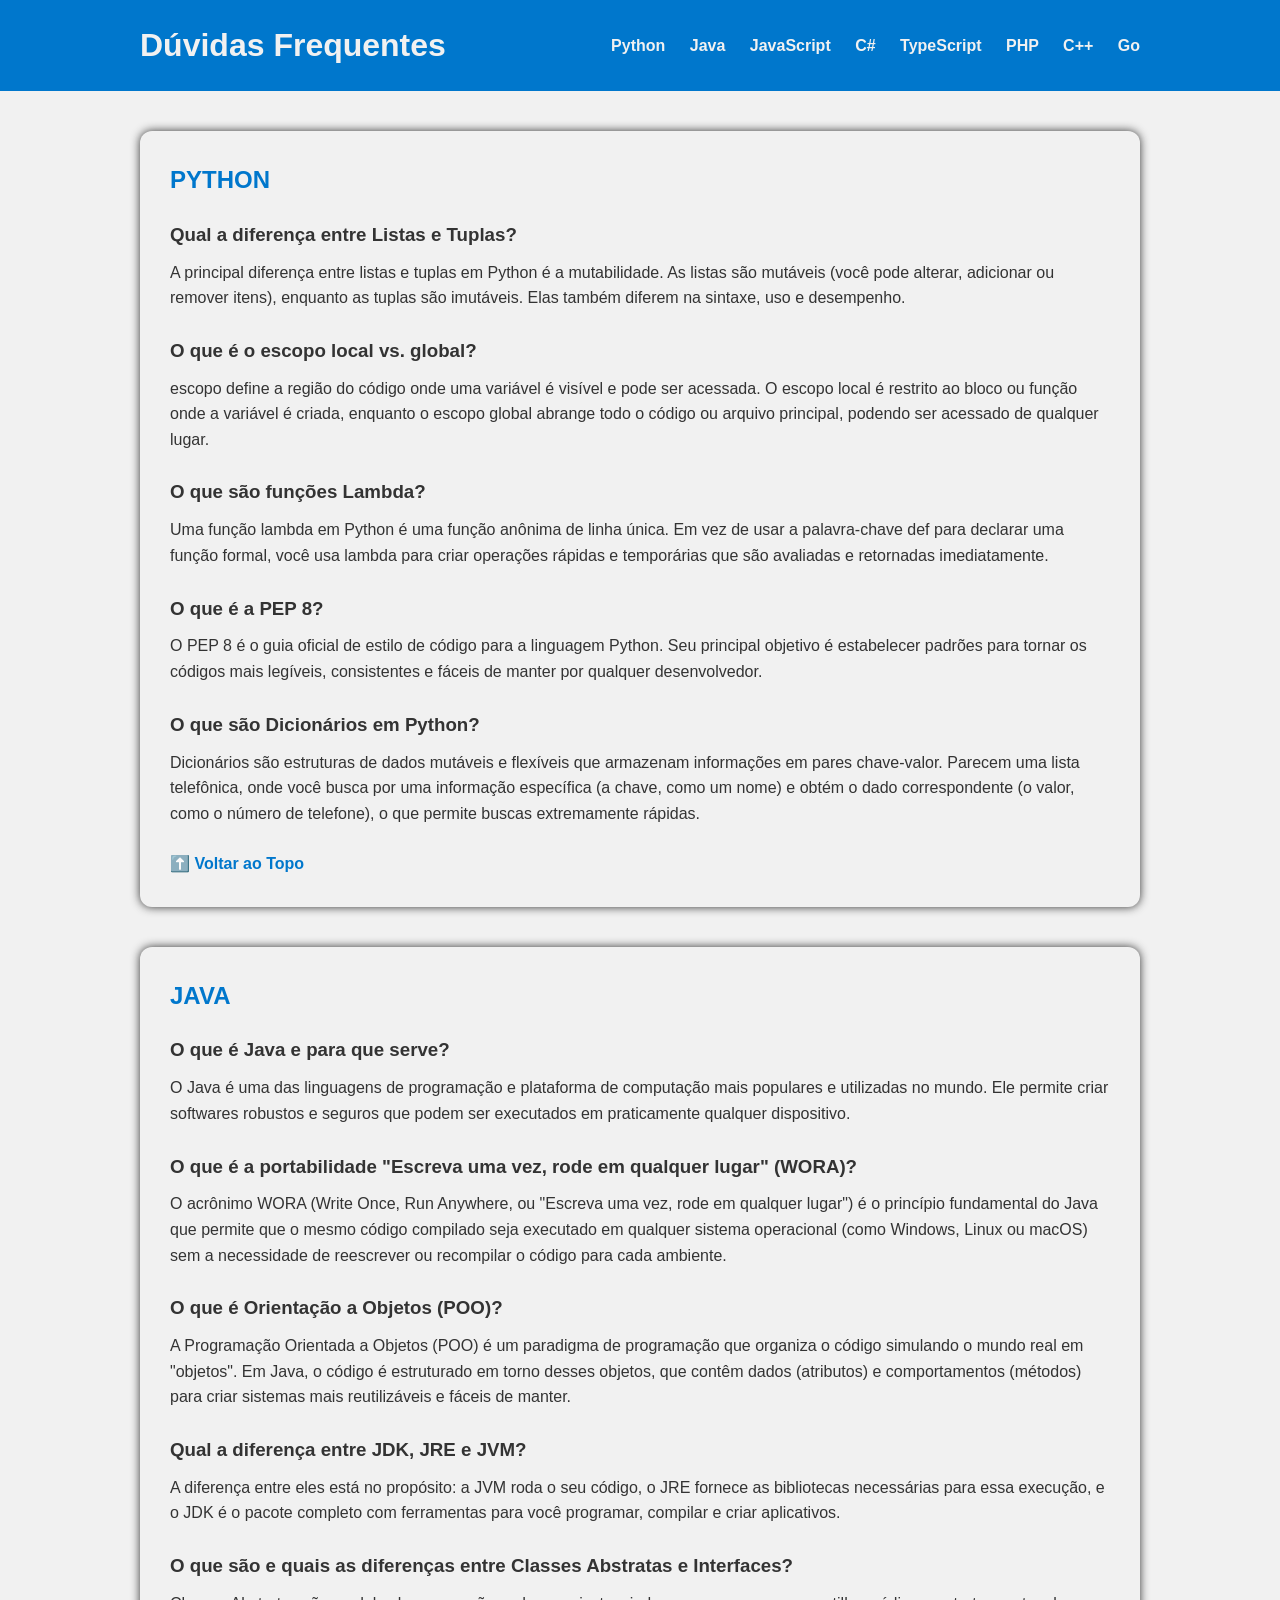
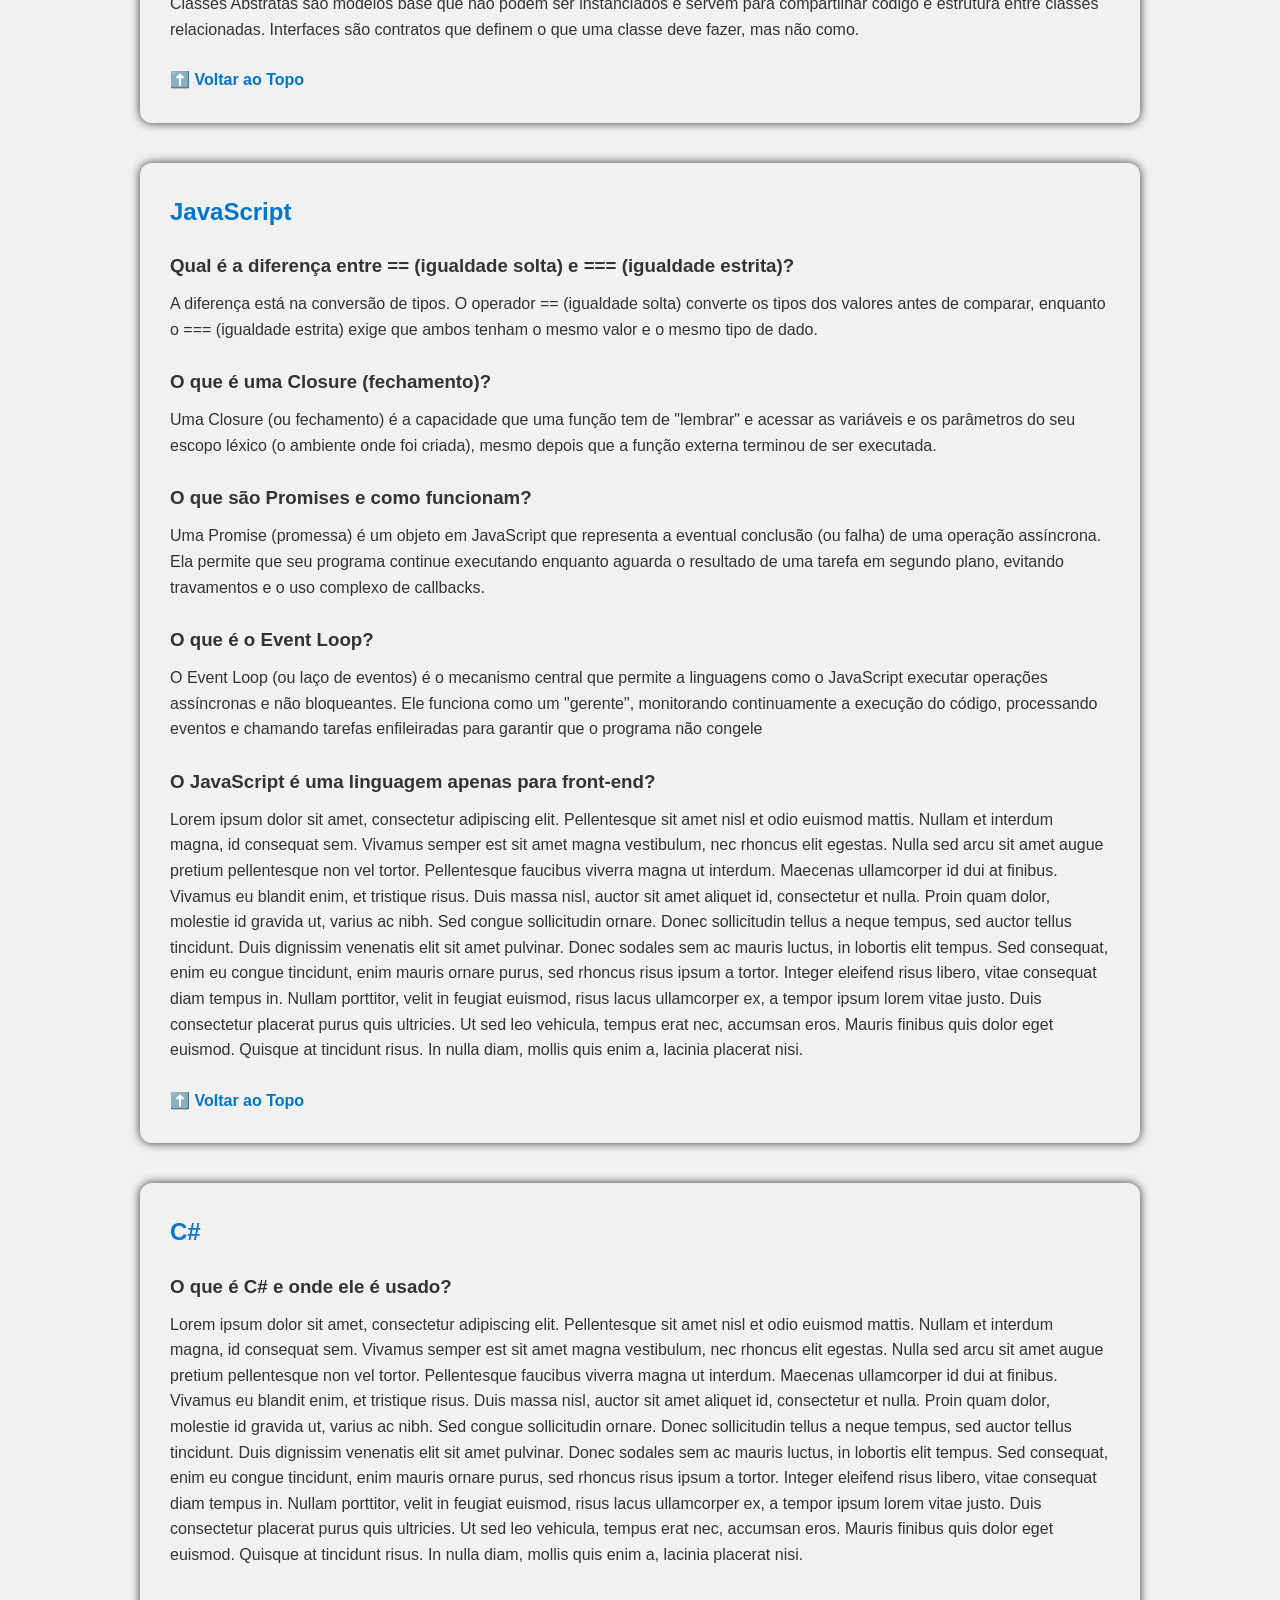
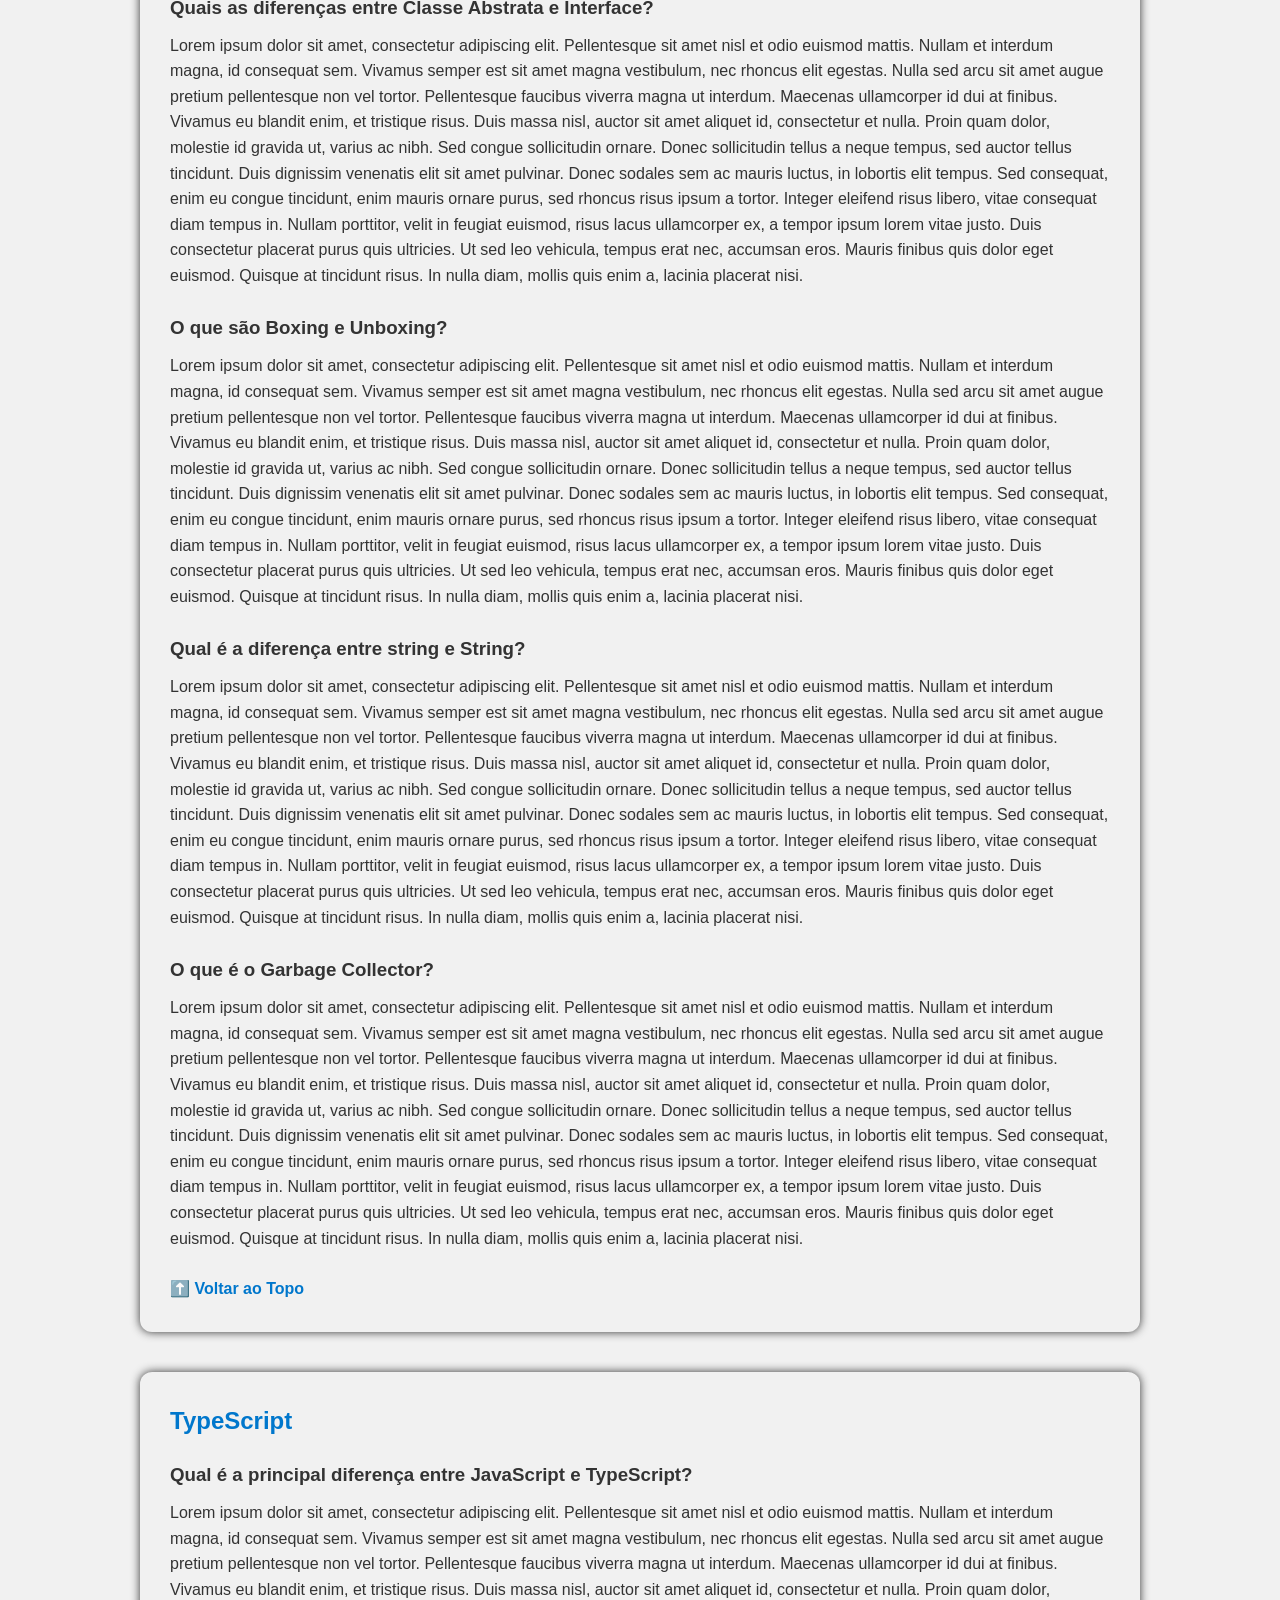
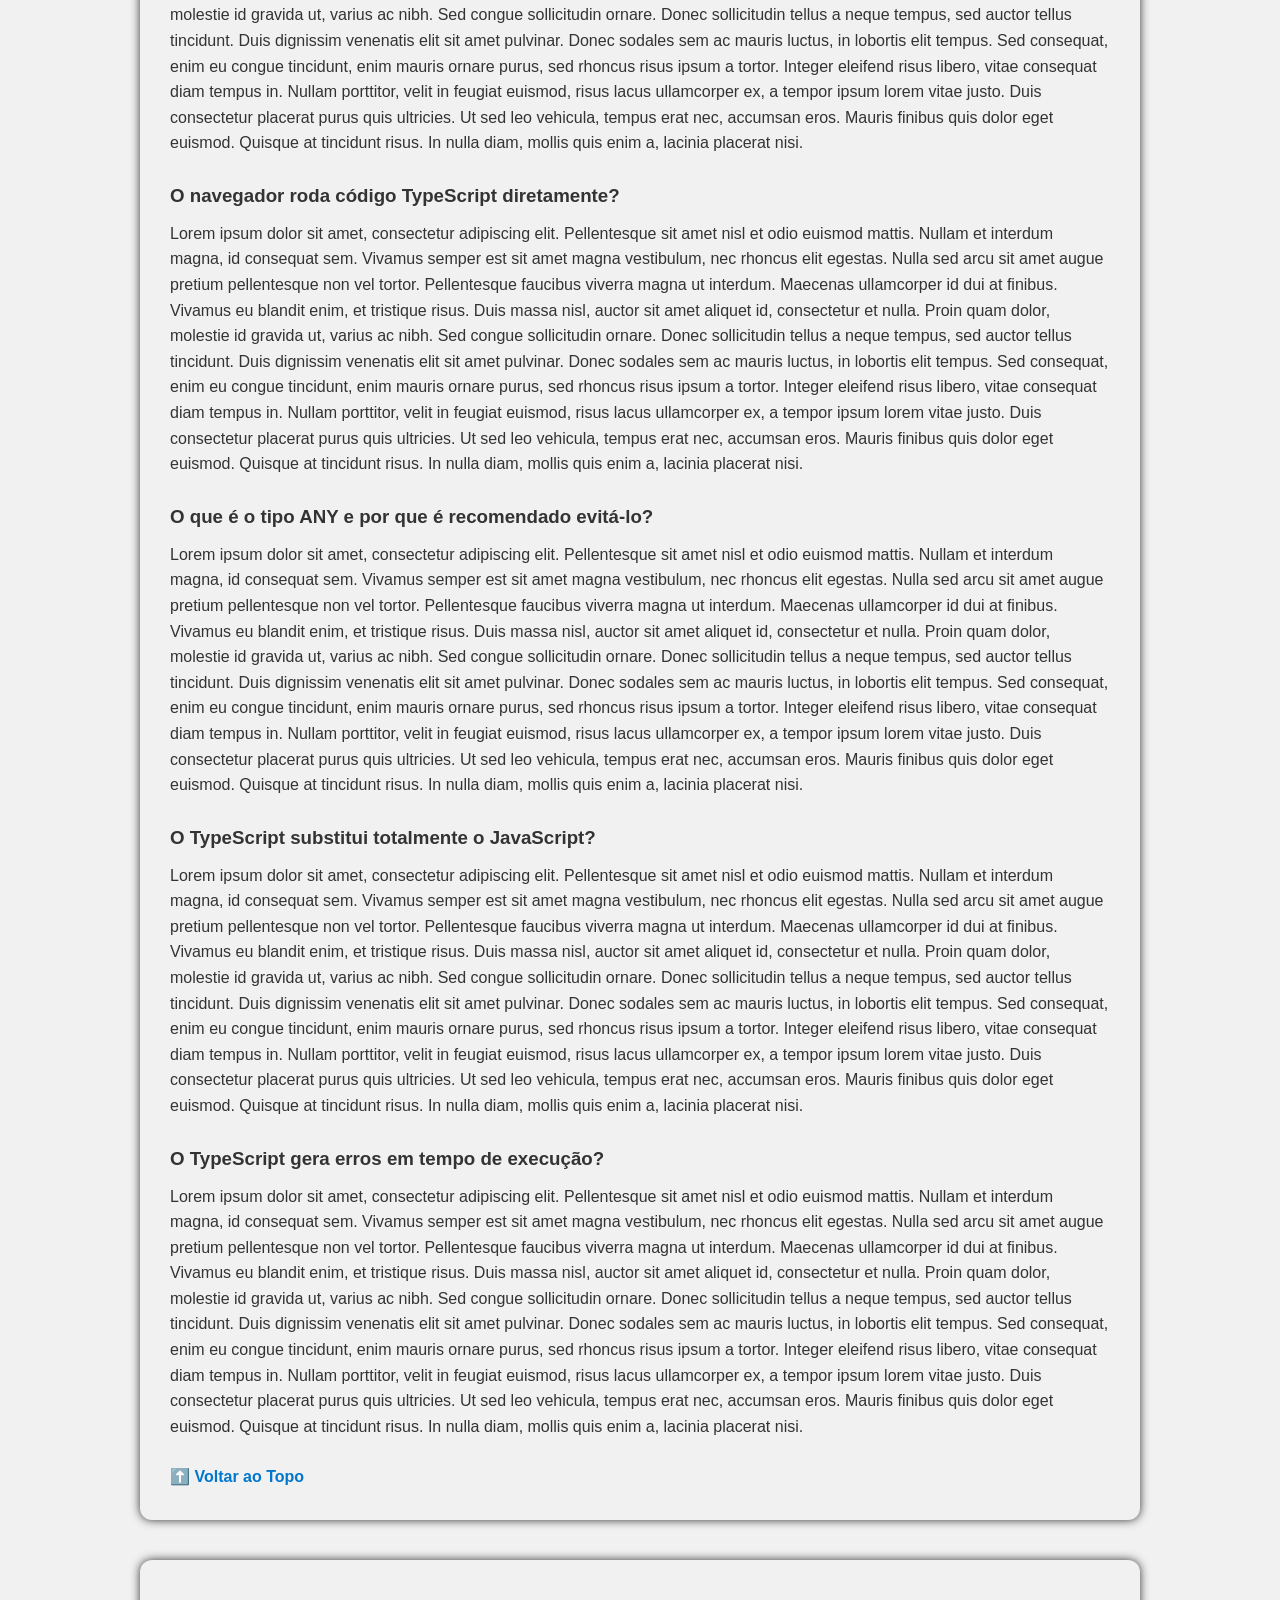
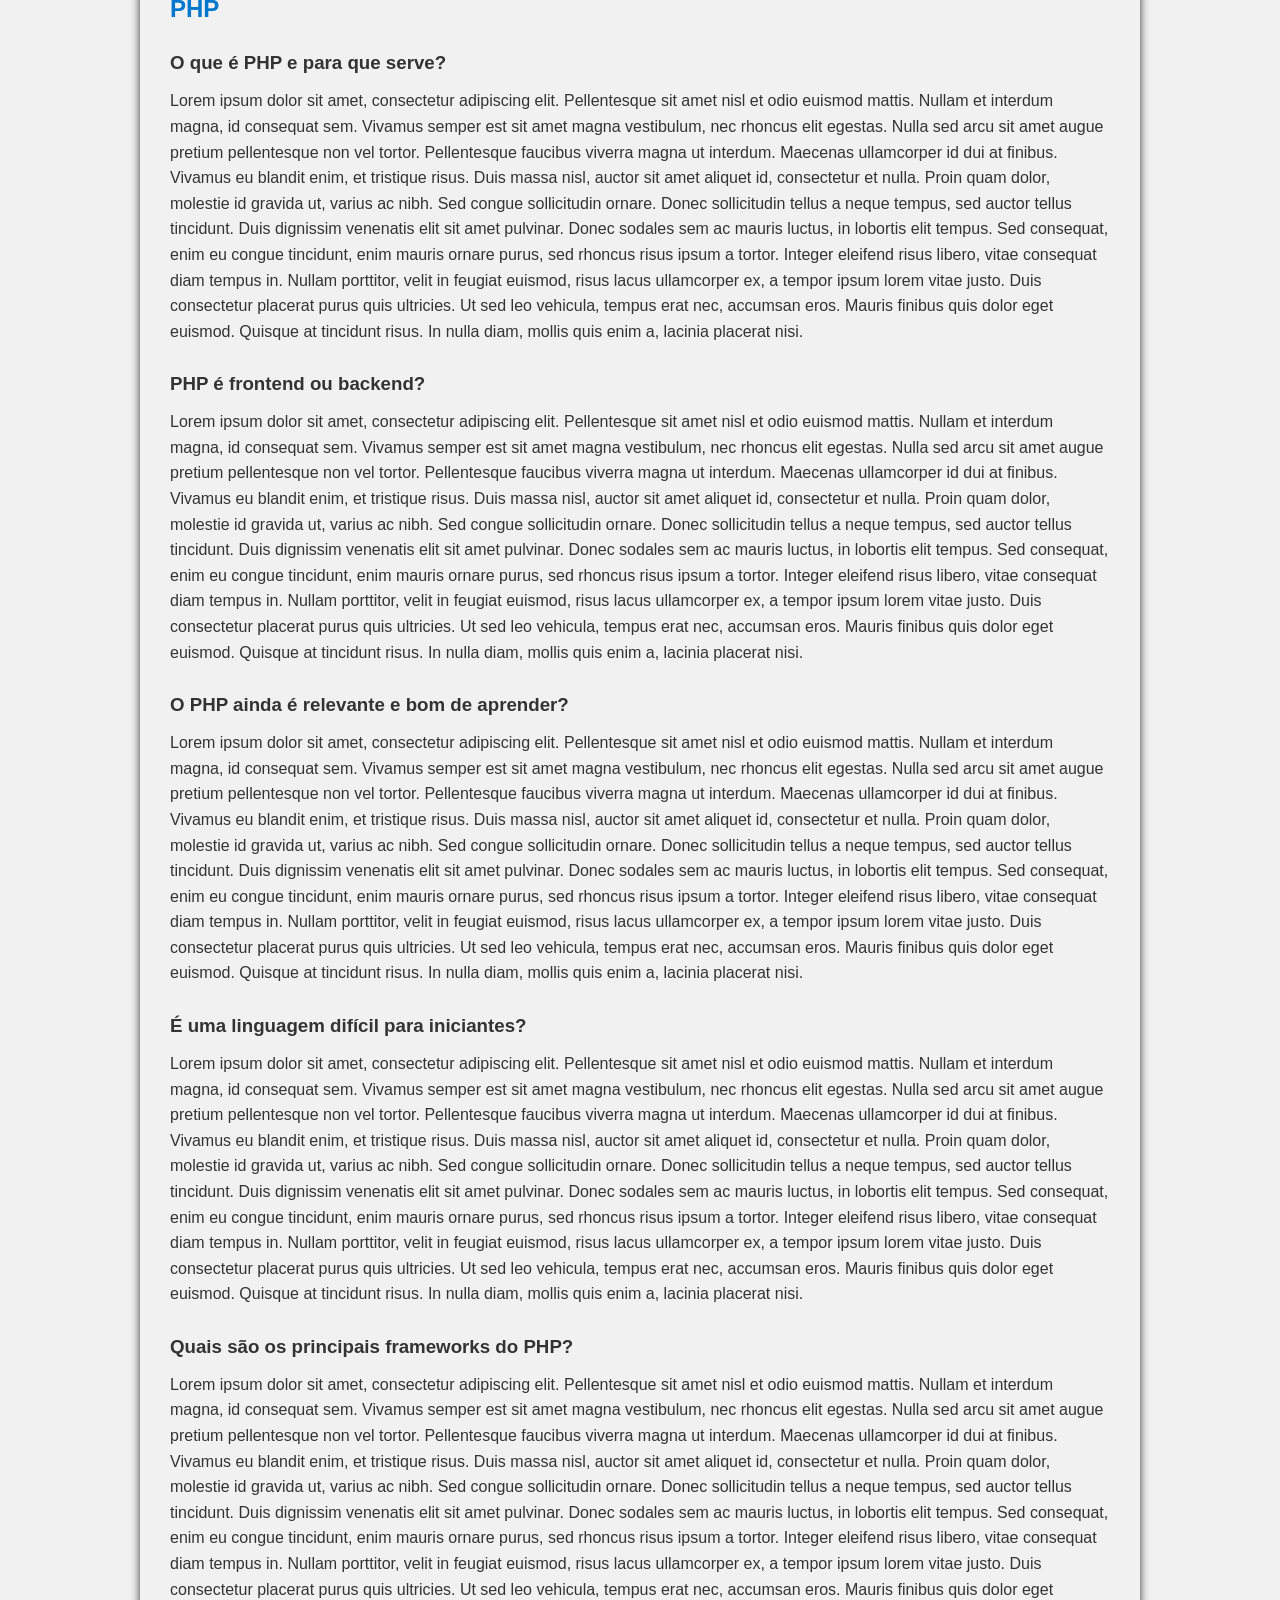
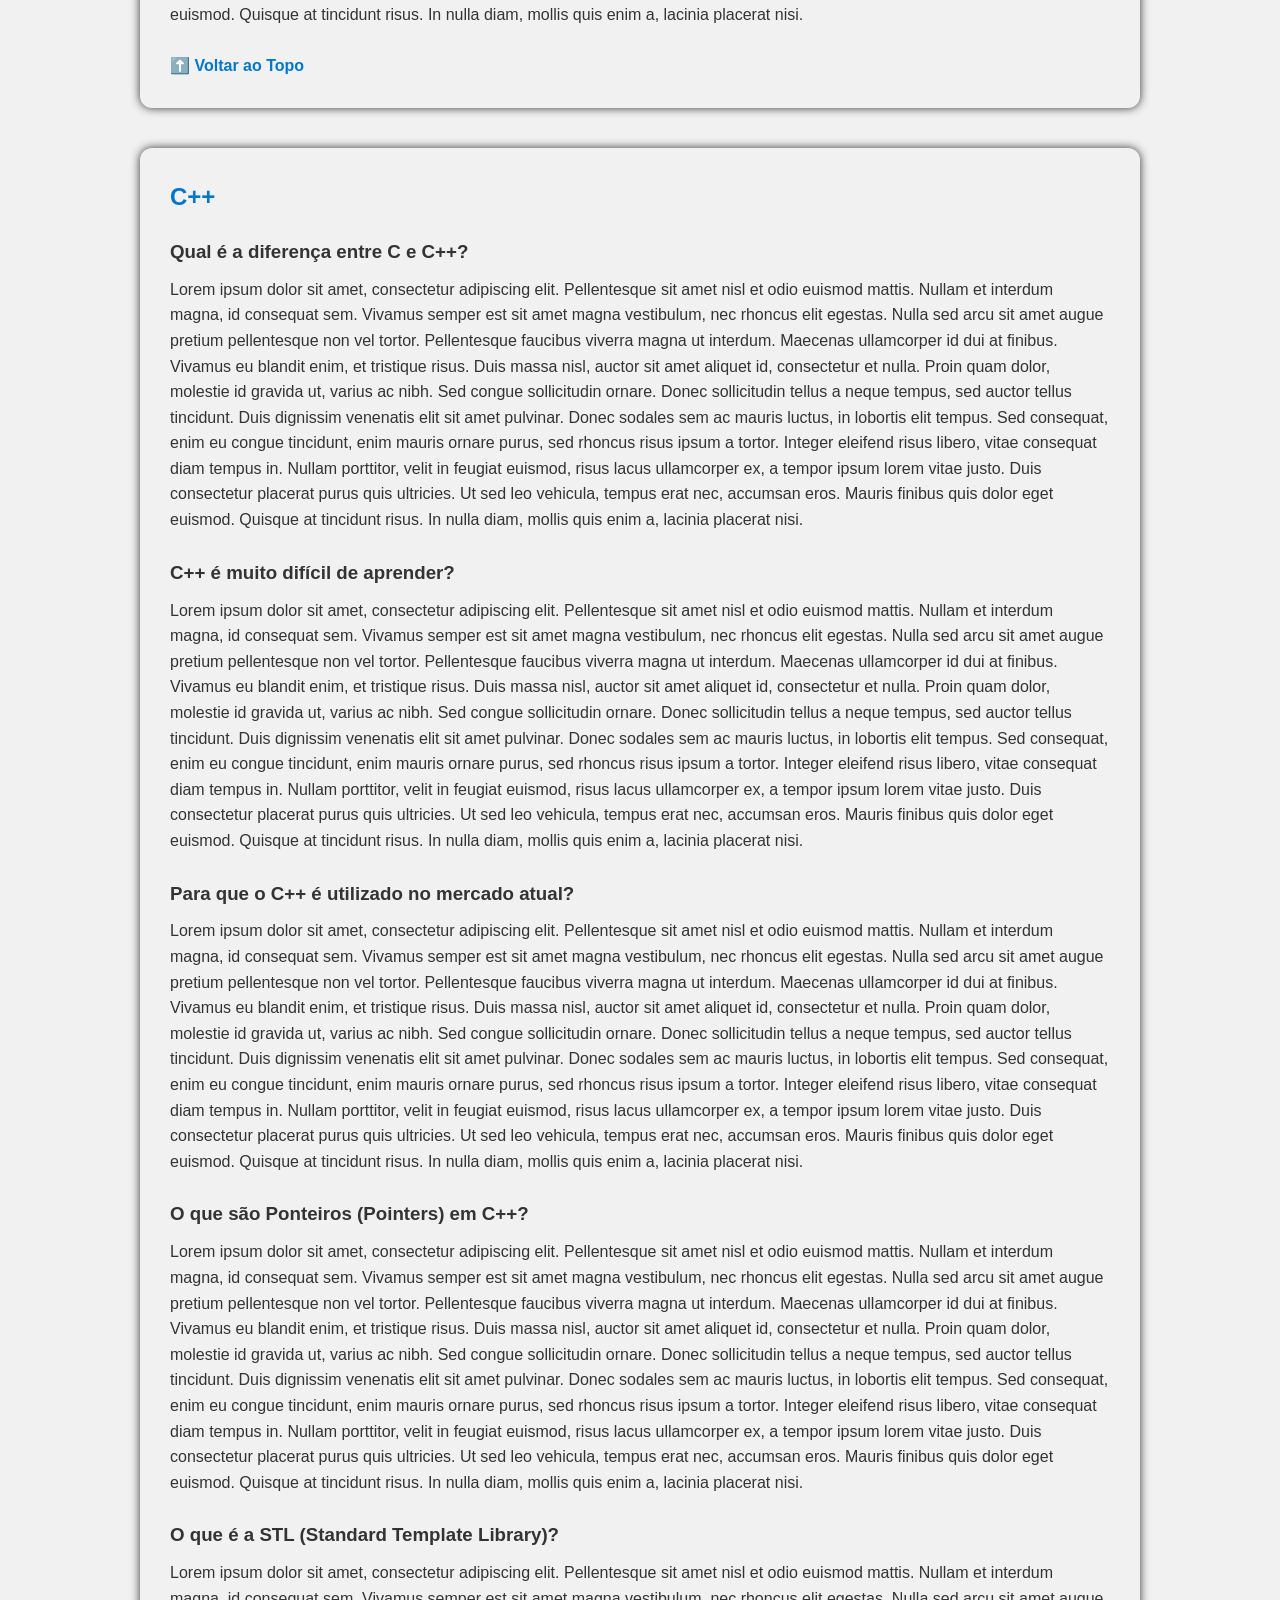
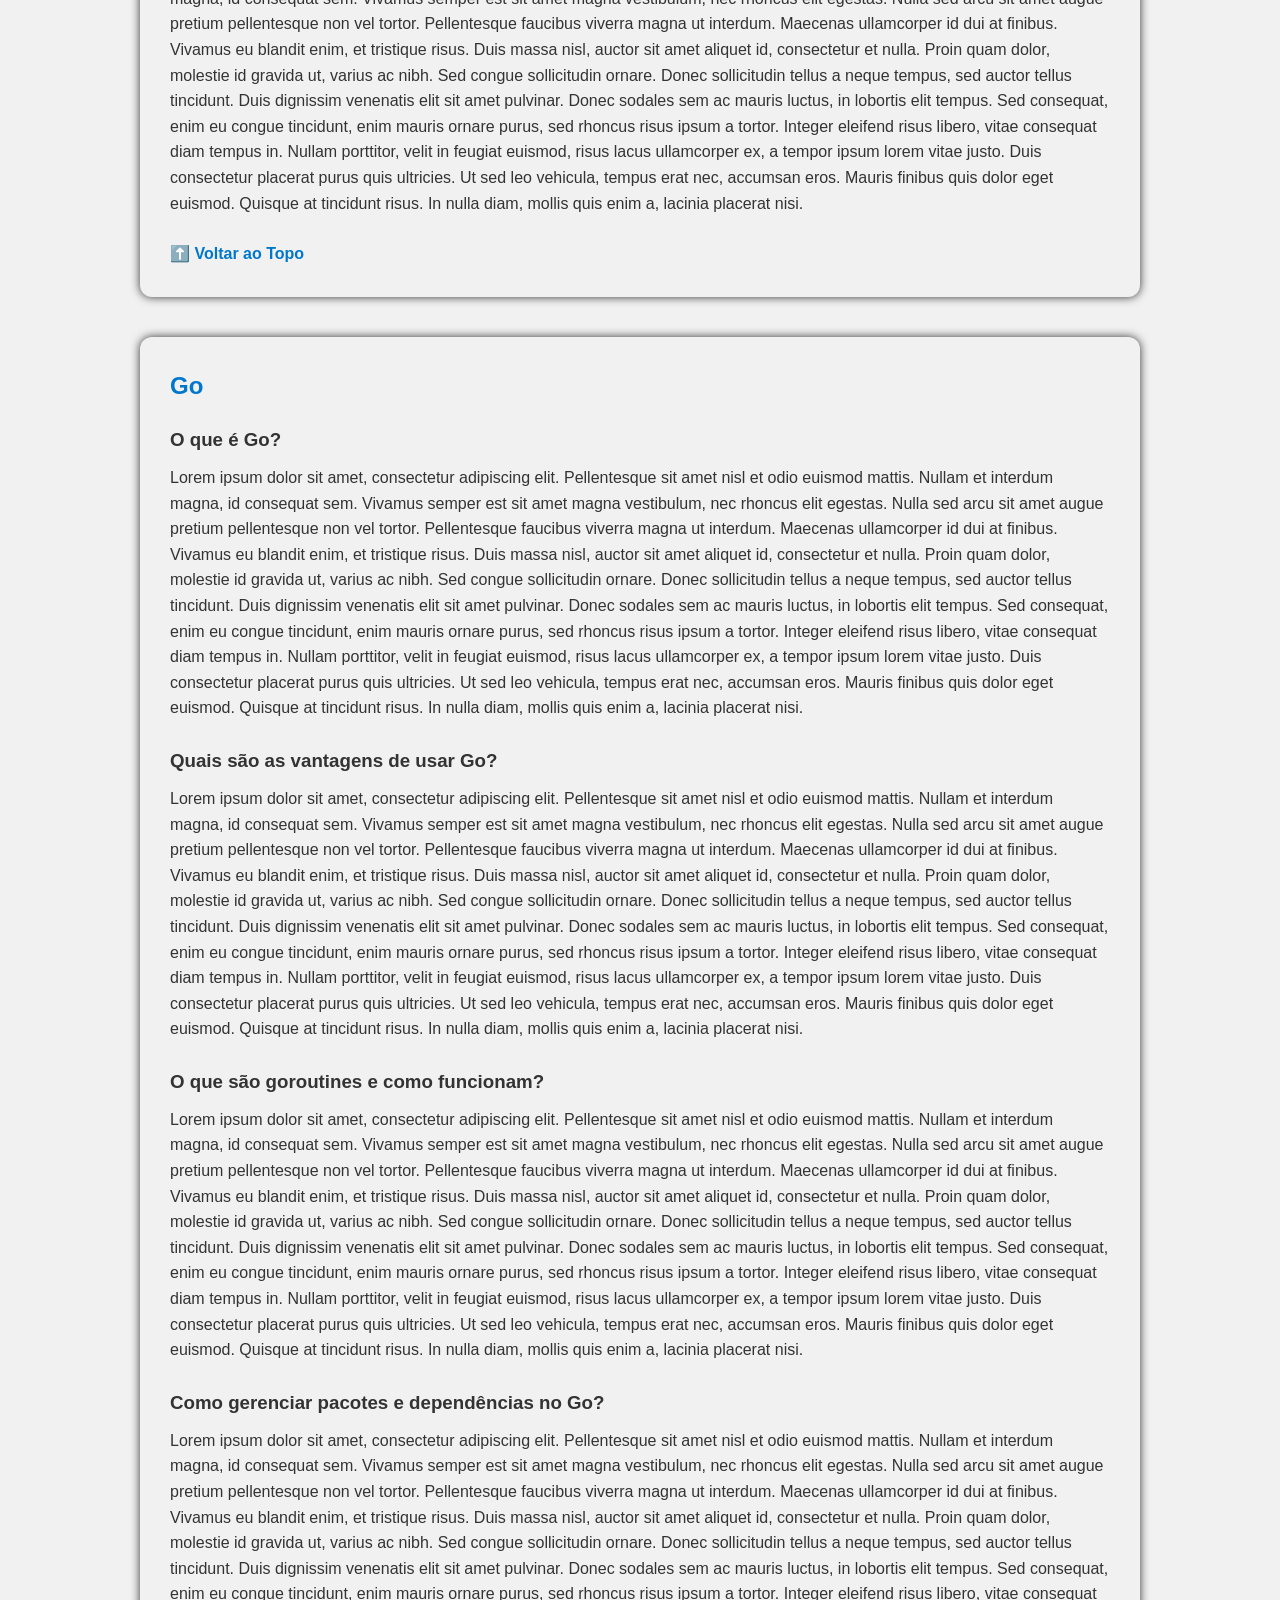
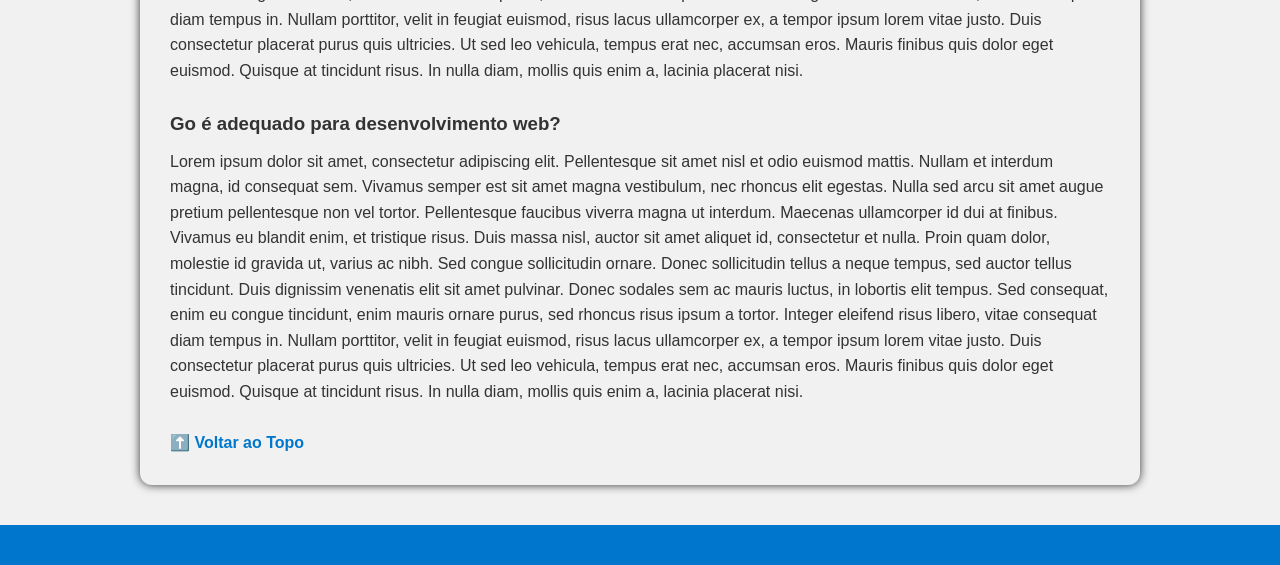
<file: pw1/FAQs/DÚVIDAS FREQUENTES/index.html>
<!DOCTYPE html>
<html lang="pt-br">
<head>
    <meta charset="UTF-8">
    <meta name="viewport" content="width=device-width, initial-scale=1.0">
    <link rel="stylesheet" href="../CSS/estilo.css">
    <title>Document</title>
</head>
<body>
    <a id="topo"></a>
    <header>
        <div class="container-menu">
                <h1>Dúvidas Frequentes</h1>
                <nav>
                    <a href="#python"> Python </a>
                    <a href="#java"> Java </a>
                    <a href="#javascript"> JavaScript </a>
                    <a href="#C#"> C# </a>
                    <a href="#typescript"> TypeScript </a>
                    <a href="#php"> PHP </a>
                    <a href="#C++"> C++ </a>
                    <a href="#go"> Go </a>
                </nav>
            </div>
    </header>
    <main>
        <section id="python" class="card">
                <h2> PYTHON </h2>
                <div class="faq">
                    <h3> Qual a diferença entre Listas e Tuplas? </h3>
                    <p>
                      A principal diferença entre listas e tuplas em Python é a mutabilidade. As listas são mutáveis (você pode alterar, adicionar ou remover itens), enquanto as tuplas são imutáveis. Elas também diferem na sintaxe, uso e desempenho.
                    </p>
                </div>
                <div class="faq">
                    <h3> O que é o escopo local vs. global? </h3>
                    <p>
                        escopo define a região do código onde uma variável é visível e pode ser acessada. O escopo local é restrito ao bloco ou função onde a variável é criada, enquanto o escopo global abrange todo o código ou arquivo principal, podendo ser acessado de qualquer lugar.
                    </p>
                </div>

                <div class="faq">
                    <h3> O que são funções Lambda? </h3>
                    <p>
                       Uma função lambda em Python é uma função anônima de linha única. Em vez de usar a palavra-chave def para declarar uma função formal, você usa lambda para criar operações rápidas e temporárias que são avaliadas e retornadas imediatamente.
                    </p>
                </div>

                <div class="faq">
                    <h3> O que é a PEP 8? </h3>
                    <p>
                        O PEP 8 é o guia oficial de estilo de código para a linguagem Python. Seu principal objetivo é estabelecer padrões para tornar os códigos mais legíveis, consistentes e fáceis de manter por qualquer desenvolvedor.
                    </p>
                </div>

                <div class="faq">
                    <h3> O que são Dicionários em Python? </h3>
                    <p>
                        Dicionários são estruturas de dados mutáveis e flexíveis que armazenam informações em pares chave-valor. Parecem uma lista telefônica, onde você busca por uma informação específica (a chave, como um nome) e obtém o dado correspondente (o valor, como o número de telefone), o que permite buscas extremamente rápidas.
                    </p>
                </div>
                <a href="#topo" class="voltar"> ⬆️ Voltar ao Topo </a>
            </section>
            <section id="java" class="card">
                <h2> JAVA </h2>
                <div class="faq">
                    <h3> O que é Java e para que serve? </h3>
                    <p>
                       O Java é uma das linguagens de programação e plataforma de computação mais populares e utilizadas no mundo. Ele permite criar softwares robustos e seguros que podem ser executados em praticamente qualquer dispositivo.
                    </p>
                </div>
                <div class="faq">
                    <h3> O que é a portabilidade "Escreva uma vez, rode em qualquer lugar" (WORA)? </h3>
                    <p>
                      O acrônimo WORA (Write Once, Run Anywhere, ou "Escreva uma vez, rode em qualquer lugar") é o princípio fundamental do Java que permite que o mesmo código compilado seja executado em qualquer sistema operacional (como Windows, Linux ou macOS) sem a necessidade de reescrever ou recompilar o código para cada ambiente.
                    </p>
                </div>
                <div class="faq">
                    <h3> O que é Orientação a Objetos (POO)? </h3>
                    <p>
                        A Programação Orientada a Objetos (POO) é um paradigma de programação que organiza o código simulando o mundo real em "objetos". Em Java, o código é estruturado em torno desses objetos, que contêm dados (atributos) e comportamentos (métodos) para criar sistemas mais reutilizáveis e fáceis de manter.
                    </p>
                </div>

                <div class="faq">
                    <h3> Qual a diferença entre JDK, JRE e JVM? </h3>
                    <p>
                      A diferença entre eles está no propósito: a JVM roda o seu código, o JRE fornece as bibliotecas necessárias para essa execução, e o JDK é o pacote completo com ferramentas para você programar, compilar e criar aplicativos.
                    </p>
                </div>

                <div class="faq">
                    <h3> O que são e quais as diferenças entre Classes Abstratas e Interfaces? </h3>
                    <p>
                       Classes Abstratas são modelos base que não podem ser instanciados e servem para compartilhar código e estrutura entre classes relacionadas. Interfaces são contratos que definem o que uma classe deve fazer, mas não como.
                    </p>
                </div>
                <a href="#topo" class="voltar"> ⬆️ Voltar ao Topo </a>
            </section>
            <section id="javascript" class="card">
                <h2> JavaScript </h2>
                <div class="faq">
                    <h3> Qual é a diferença entre == (igualdade solta) e === (igualdade estrita)? </h3>
                    <p>
                      A diferença está na conversão de tipos. O operador == (igualdade solta) converte os tipos dos valores antes de comparar, enquanto o === (igualdade estrita) exige que ambos tenham o mesmo valor e o mesmo tipo de dado.
                    </p>
                </div>
                <div class="faq">
                    <h3> O que é uma Closure (fechamento)? </h3>
                    <p>
                       Uma Closure (ou fechamento) é a capacidade que uma função tem de "lembrar" e acessar as variáveis e os parâmetros do seu escopo léxico (o ambiente onde foi criada), mesmo depois que a função externa terminou de ser executada.
                    </p>
                </div>
                <div class="faq">
                    <h3> O que são Promises e como funcionam? </h3>
                    <p>
                       Uma Promise (promessa) é um objeto em JavaScript que representa a eventual conclusão (ou falha) de uma operação assíncrona. Ela permite que seu programa continue executando enquanto aguarda o resultado de uma tarefa em segundo plano, evitando travamentos e o uso complexo de callbacks.
                    </p>
                </div>
                <div class="faq">
                    <h3> O que é o Event Loop? </h3>
                    <p>
                       O Event Loop (ou laço de eventos) é o mecanismo central que permite a linguagens como o JavaScript executar operações assíncronas e não bloqueantes. Ele funciona como um "gerente", monitorando continuamente a execução do código, processando eventos e chamando tarefas enfileiradas para garantir que o programa não congele
                    </p>
                </div>
                <div class="faq">
                    <h3> O JavaScript é uma linguagem apenas para front-end? </h3>
                    <p>
                        Lorem ipsum dolor sit amet, consectetur adipiscing elit. Pellentesque sit amet nisl et odio euismod mattis. Nullam et interdum magna, id consequat sem. Vivamus semper est sit amet magna vestibulum, nec rhoncus elit egestas. Nulla sed arcu sit amet augue pretium pellentesque non vel tortor. Pellentesque faucibus viverra magna ut interdum. Maecenas ullamcorper id dui at finibus. Vivamus eu blandit enim, et tristique risus. Duis massa nisl, auctor sit amet aliquet id, consectetur et nulla. Proin quam dolor, molestie id gravida ut, varius ac nibh.

                        Sed congue sollicitudin ornare. Donec sollicitudin tellus a neque tempus, sed auctor tellus tincidunt. Duis dignissim venenatis elit sit amet pulvinar. Donec sodales sem ac mauris luctus, in lobortis elit tempus. Sed consequat, enim eu congue tincidunt, enim mauris ornare purus, sed rhoncus risus ipsum a tortor. Integer eleifend risus libero, vitae consequat diam tempus in. Nullam porttitor, velit in feugiat euismod, risus lacus ullamcorper ex, a tempor ipsum lorem vitae justo. Duis consectetur placerat purus quis ultricies. Ut sed leo vehicula, tempus erat nec, accumsan eros. Mauris finibus quis dolor eget euismod. Quisque at tincidunt risus. In nulla diam, mollis quis enim a, lacinia placerat nisi.
                    </p>
                </div>
                <a href="#topo" class="voltar"> ⬆️ Voltar ao Topo </a>
            </section>
            <section id="C#" class="card">
                <h2> C# </h2>
                <div class="faq">
                    <h3> O que é C# e onde ele é usado? </h3>
                    <p>
                        Lorem ipsum dolor sit amet, consectetur adipiscing elit. Pellentesque sit amet nisl et odio euismod mattis. Nullam et interdum magna, id consequat sem. Vivamus semper est sit amet magna vestibulum, nec rhoncus elit egestas. Nulla sed arcu sit amet augue pretium pellentesque non vel tortor. Pellentesque faucibus viverra magna ut interdum. Maecenas ullamcorper id dui at finibus. Vivamus eu blandit enim, et tristique risus. Duis massa nisl, auctor sit amet aliquet id, consectetur et nulla. Proin quam dolor, molestie id gravida ut, varius ac nibh.

                        Sed congue sollicitudin ornare. Donec sollicitudin tellus a neque tempus, sed auctor tellus tincidunt. Duis dignissim venenatis elit sit amet pulvinar. Donec sodales sem ac mauris luctus, in lobortis elit tempus. Sed consequat, enim eu congue tincidunt, enim mauris ornare purus, sed rhoncus risus ipsum a tortor. Integer eleifend risus libero, vitae consequat diam tempus in. Nullam porttitor, velit in feugiat euismod, risus lacus ullamcorper ex, a tempor ipsum lorem vitae justo. Duis consectetur placerat purus quis ultricies. Ut sed leo vehicula, tempus erat nec, accumsan eros. Mauris finibus quis dolor eget euismod. Quisque at tincidunt risus. In nulla diam, mollis quis enim a, lacinia placerat nisi.
                    </p>
                </div>
                <div class="faq">
                    <h3> Quais as diferenças entre Classe Abstrata e Interface? </h3>
                    <p>
                        Lorem ipsum dolor sit amet, consectetur adipiscing elit. Pellentesque sit amet nisl et odio euismod mattis. Nullam et interdum magna, id consequat sem. Vivamus semper est sit amet magna vestibulum, nec rhoncus elit egestas. Nulla sed arcu sit amet augue pretium pellentesque non vel tortor. Pellentesque faucibus viverra magna ut interdum. Maecenas ullamcorper id dui at finibus. Vivamus eu blandit enim, et tristique risus. Duis massa nisl, auctor sit amet aliquet id, consectetur et nulla. Proin quam dolor, molestie id gravida ut, varius ac nibh.

                        Sed congue sollicitudin ornare. Donec sollicitudin tellus a neque tempus, sed auctor tellus tincidunt. Duis dignissim venenatis elit sit amet pulvinar. Donec sodales sem ac mauris luctus, in lobortis elit tempus. Sed consequat, enim eu congue tincidunt, enim mauris ornare purus, sed rhoncus risus ipsum a tortor. Integer eleifend risus libero, vitae consequat diam tempus in. Nullam porttitor, velit in feugiat euismod, risus lacus ullamcorper ex, a tempor ipsum lorem vitae justo. Duis consectetur placerat purus quis ultricies. Ut sed leo vehicula, tempus erat nec, accumsan eros. Mauris finibus quis dolor eget euismod. Quisque at tincidunt risus. In nulla diam, mollis quis enim a, lacinia placerat nisi.
                    </p>
                </div>
                <div class="faq">
                    <h3> O que são Boxing e Unboxing? </h3>
                    <p>
                        Lorem ipsum dolor sit amet, consectetur adipiscing elit. Pellentesque sit amet nisl et odio euismod mattis. Nullam et interdum magna, id consequat sem. Vivamus semper est sit amet magna vestibulum, nec rhoncus elit egestas. Nulla sed arcu sit amet augue pretium pellentesque non vel tortor. Pellentesque faucibus viverra magna ut interdum. Maecenas ullamcorper id dui at finibus. Vivamus eu blandit enim, et tristique risus. Duis massa nisl, auctor sit amet aliquet id, consectetur et nulla. Proin quam dolor, molestie id gravida ut, varius ac nibh.

                        Sed congue sollicitudin ornare. Donec sollicitudin tellus a neque tempus, sed auctor tellus tincidunt. Duis dignissim venenatis elit sit amet pulvinar. Donec sodales sem ac mauris luctus, in lobortis elit tempus. Sed consequat, enim eu congue tincidunt, enim mauris ornare purus, sed rhoncus risus ipsum a tortor. Integer eleifend risus libero, vitae consequat diam tempus in. Nullam porttitor, velit in feugiat euismod, risus lacus ullamcorper ex, a tempor ipsum lorem vitae justo. Duis consectetur placerat purus quis ultricies. Ut sed leo vehicula, tempus erat nec, accumsan eros. Mauris finibus quis dolor eget euismod. Quisque at tincidunt risus. In nulla diam, mollis quis enim a, lacinia placerat nisi.
                    </p>
                </div>
                <div class="faq">
                    <h3> Qual é a diferença entre string e String? </h3>
                    <p>
                        Lorem ipsum dolor sit amet, consectetur adipiscing elit. Pellentesque sit amet nisl et odio euismod mattis. Nullam et interdum magna, id consequat sem. Vivamus semper est sit amet magna vestibulum, nec rhoncus elit egestas. Nulla sed arcu sit amet augue pretium pellentesque non vel tortor. Pellentesque faucibus viverra magna ut interdum. Maecenas ullamcorper id dui at finibus. Vivamus eu blandit enim, et tristique risus. Duis massa nisl, auctor sit amet aliquet id, consectetur et nulla. Proin quam dolor, molestie id gravida ut, varius ac nibh.

                        Sed congue sollicitudin ornare. Donec sollicitudin tellus a neque tempus, sed auctor tellus tincidunt. Duis dignissim venenatis elit sit amet pulvinar. Donec sodales sem ac mauris luctus, in lobortis elit tempus. Sed consequat, enim eu congue tincidunt, enim mauris ornare purus, sed rhoncus risus ipsum a tortor. Integer eleifend risus libero, vitae consequat diam tempus in. Nullam porttitor, velit in feugiat euismod, risus lacus ullamcorper ex, a tempor ipsum lorem vitae justo. Duis consectetur placerat purus quis ultricies. Ut sed leo vehicula, tempus erat nec, accumsan eros. Mauris finibus quis dolor eget euismod. Quisque at tincidunt risus. In nulla diam, mollis quis enim a, lacinia placerat nisi.
                    </p>
                </div>
                <div class="faq">
                    <h3> O que é o Garbage Collector? </h3>
                    <p>
                        Lorem ipsum dolor sit amet, consectetur adipiscing elit. Pellentesque sit amet nisl et odio euismod mattis. Nullam et interdum magna, id consequat sem. Vivamus semper est sit amet magna vestibulum, nec rhoncus elit egestas. Nulla sed arcu sit amet augue pretium pellentesque non vel tortor. Pellentesque faucibus viverra magna ut interdum. Maecenas ullamcorper id dui at finibus. Vivamus eu blandit enim, et tristique risus. Duis massa nisl, auctor sit amet aliquet id, consectetur et nulla. Proin quam dolor, molestie id gravida ut, varius ac nibh.

                        Sed congue sollicitudin ornare. Donec sollicitudin tellus a neque tempus, sed auctor tellus tincidunt. Duis dignissim venenatis elit sit amet pulvinar. Donec sodales sem ac mauris luctus, in lobortis elit tempus. Sed consequat, enim eu congue tincidunt, enim mauris ornare purus, sed rhoncus risus ipsum a tortor. Integer eleifend risus libero, vitae consequat diam tempus in. Nullam porttitor, velit in feugiat euismod, risus lacus ullamcorper ex, a tempor ipsum lorem vitae justo. Duis consectetur placerat purus quis ultricies. Ut sed leo vehicula, tempus erat nec, accumsan eros. Mauris finibus quis dolor eget euismod. Quisque at tincidunt risus. In nulla diam, mollis quis enim a, lacinia placerat nisi.
                    </p>
                </div>
                <a href="#topo" class="voltar"> ⬆️ Voltar ao Topo </a>
            </section>
            <section id="typescript" class="card">
                <h2> TypeScript </h2>
                <div class="faq">
                    <h3> Qual é a principal diferença entre JavaScript e TypeScript? </h3>
                    <p>
                        Lorem ipsum dolor sit amet, consectetur adipiscing elit. Pellentesque sit amet nisl et odio euismod mattis. Nullam et interdum magna, id consequat sem. Vivamus semper est sit amet magna vestibulum, nec rhoncus elit egestas. Nulla sed arcu sit amet augue pretium pellentesque non vel tortor. Pellentesque faucibus viverra magna ut interdum. Maecenas ullamcorper id dui at finibus. Vivamus eu blandit enim, et tristique risus. Duis massa nisl, auctor sit amet aliquet id, consectetur et nulla. Proin quam dolor, molestie id gravida ut, varius ac nibh.

                        Sed congue sollicitudin ornare. Donec sollicitudin tellus a neque tempus, sed auctor tellus tincidunt. Duis dignissim venenatis elit sit amet pulvinar. Donec sodales sem ac mauris luctus, in lobortis elit tempus. Sed consequat, enim eu congue tincidunt, enim mauris ornare purus, sed rhoncus risus ipsum a tortor. Integer eleifend risus libero, vitae consequat diam tempus in. Nullam porttitor, velit in feugiat euismod, risus lacus ullamcorper ex, a tempor ipsum lorem vitae justo. Duis consectetur placerat purus quis ultricies. Ut sed leo vehicula, tempus erat nec, accumsan eros. Mauris finibus quis dolor eget euismod. Quisque at tincidunt risus. In nulla diam, mollis quis enim a, lacinia placerat nisi.
                    </p>
                </div>
                <div class="faq">
                    <h3> O navegador roda código TypeScript diretamente? </h3>
                    <p>
                        Lorem ipsum dolor sit amet, consectetur adipiscing elit. Pellentesque sit amet nisl et odio euismod mattis. Nullam et interdum magna, id consequat sem. Vivamus semper est sit amet magna vestibulum, nec rhoncus elit egestas. Nulla sed arcu sit amet augue pretium pellentesque non vel tortor. Pellentesque faucibus viverra magna ut interdum. Maecenas ullamcorper id dui at finibus. Vivamus eu blandit enim, et tristique risus. Duis massa nisl, auctor sit amet aliquet id, consectetur et nulla. Proin quam dolor, molestie id gravida ut, varius ac nibh.

                        Sed congue sollicitudin ornare. Donec sollicitudin tellus a neque tempus, sed auctor tellus tincidunt. Duis dignissim venenatis elit sit amet pulvinar. Donec sodales sem ac mauris luctus, in lobortis elit tempus. Sed consequat, enim eu congue tincidunt, enim mauris ornare purus, sed rhoncus risus ipsum a tortor. Integer eleifend risus libero, vitae consequat diam tempus in. Nullam porttitor, velit in feugiat euismod, risus lacus ullamcorper ex, a tempor ipsum lorem vitae justo. Duis consectetur placerat purus quis ultricies. Ut sed leo vehicula, tempus erat nec, accumsan eros. Mauris finibus quis dolor eget euismod. Quisque at tincidunt risus. In nulla diam, mollis quis enim a, lacinia placerat nisi.
                    </p>
                </div>
                <div class="faq">
                    <h3> O que é o tipo ANY e por que é recomendado evitá-lo? </h3>
                    <p>
                        Lorem ipsum dolor sit amet, consectetur adipiscing elit. Pellentesque sit amet nisl et odio euismod mattis. Nullam et interdum magna, id consequat sem. Vivamus semper est sit amet magna vestibulum, nec rhoncus elit egestas. Nulla sed arcu sit amet augue pretium pellentesque non vel tortor. Pellentesque faucibus viverra magna ut interdum. Maecenas ullamcorper id dui at finibus. Vivamus eu blandit enim, et tristique risus. Duis massa nisl, auctor sit amet aliquet id, consectetur et nulla. Proin quam dolor, molestie id gravida ut, varius ac nibh.

                        Sed congue sollicitudin ornare. Donec sollicitudin tellus a neque tempus, sed auctor tellus tincidunt. Duis dignissim venenatis elit sit amet pulvinar. Donec sodales sem ac mauris luctus, in lobortis elit tempus. Sed consequat, enim eu congue tincidunt, enim mauris ornare purus, sed rhoncus risus ipsum a tortor. Integer eleifend risus libero, vitae consequat diam tempus in. Nullam porttitor, velit in feugiat euismod, risus lacus ullamcorper ex, a tempor ipsum lorem vitae justo. Duis consectetur placerat purus quis ultricies. Ut sed leo vehicula, tempus erat nec, accumsan eros. Mauris finibus quis dolor eget euismod. Quisque at tincidunt risus. In nulla diam, mollis quis enim a, lacinia placerat nisi.
                    </p>
                </div>
                <div class="faq">
                    <h3> O TypeScript substitui totalmente o JavaScript? </h3>
                    <p>
                        Lorem ipsum dolor sit amet, consectetur adipiscing elit. Pellentesque sit amet nisl et odio euismod mattis. Nullam et interdum magna, id consequat sem. Vivamus semper est sit amet magna vestibulum, nec rhoncus elit egestas. Nulla sed arcu sit amet augue pretium pellentesque non vel tortor. Pellentesque faucibus viverra magna ut interdum. Maecenas ullamcorper id dui at finibus. Vivamus eu blandit enim, et tristique risus. Duis massa nisl, auctor sit amet aliquet id, consectetur et nulla. Proin quam dolor, molestie id gravida ut, varius ac nibh.

                        Sed congue sollicitudin ornare. Donec sollicitudin tellus a neque tempus, sed auctor tellus tincidunt. Duis dignissim venenatis elit sit amet pulvinar. Donec sodales sem ac mauris luctus, in lobortis elit tempus. Sed consequat, enim eu congue tincidunt, enim mauris ornare purus, sed rhoncus risus ipsum a tortor. Integer eleifend risus libero, vitae consequat diam tempus in. Nullam porttitor, velit in feugiat euismod, risus lacus ullamcorper ex, a tempor ipsum lorem vitae justo. Duis consectetur placerat purus quis ultricies. Ut sed leo vehicula, tempus erat nec, accumsan eros. Mauris finibus quis dolor eget euismod. Quisque at tincidunt risus. In nulla diam, mollis quis enim a, lacinia placerat nisi.
                    </p>
                </div>
                <div class="faq">
                    <h3> O TypeScript gera erros em tempo de execução? </h3>
                    <p>
                        Lorem ipsum dolor sit amet, consectetur adipiscing elit. Pellentesque sit amet nisl et odio euismod mattis. Nullam et interdum magna, id consequat sem. Vivamus semper est sit amet magna vestibulum, nec rhoncus elit egestas. Nulla sed arcu sit amet augue pretium pellentesque non vel tortor. Pellentesque faucibus viverra magna ut interdum. Maecenas ullamcorper id dui at finibus. Vivamus eu blandit enim, et tristique risus. Duis massa nisl, auctor sit amet aliquet id, consectetur et nulla. Proin quam dolor, molestie id gravida ut, varius ac nibh.

                        Sed congue sollicitudin ornare. Donec sollicitudin tellus a neque tempus, sed auctor tellus tincidunt. Duis dignissim venenatis elit sit amet pulvinar. Donec sodales sem ac mauris luctus, in lobortis elit tempus. Sed consequat, enim eu congue tincidunt, enim mauris ornare purus, sed rhoncus risus ipsum a tortor. Integer eleifend risus libero, vitae consequat diam tempus in. Nullam porttitor, velit in feugiat euismod, risus lacus ullamcorper ex, a tempor ipsum lorem vitae justo. Duis consectetur placerat purus quis ultricies. Ut sed leo vehicula, tempus erat nec, accumsan eros. Mauris finibus quis dolor eget euismod. Quisque at tincidunt risus. In nulla diam, mollis quis enim a, lacinia placerat nisi.
                    </p>
                </div>
                <a href="#topo" class="voltar"> ⬆️ Voltar ao Topo </a>
                </section>
                <section id="php" class="card">
                    <h2> PHP </h2>
                    <div class="faq">
                        <h3> O que é PHP e para que serve? </h3>
                        <p>
                            Lorem ipsum dolor sit amet, consectetur adipiscing elit. Pellentesque sit amet nisl et odio euismod mattis. Nullam et interdum magna, id consequat sem. Vivamus semper est sit amet magna vestibulum, nec rhoncus elit egestas. Nulla sed arcu sit amet augue pretium pellentesque non vel tortor. Pellentesque faucibus viverra magna ut interdum. Maecenas ullamcorper id dui at finibus. Vivamus eu blandit enim, et tristique risus. Duis massa nisl, auctor sit amet aliquet id, consectetur et nulla. Proin quam dolor, molestie id gravida ut, varius ac nibh.

                            Sed congue sollicitudin ornare. Donec sollicitudin tellus a neque tempus, sed auctor tellus tincidunt. Duis dignissim venenatis elit sit amet pulvinar. Donec sodales sem ac mauris luctus, in lobortis elit tempus. Sed consequat, enim eu congue tincidunt, enim mauris ornare purus, sed rhoncus risus ipsum a tortor. Integer eleifend risus libero, vitae consequat diam tempus in. Nullam porttitor, velit in feugiat euismod, risus lacus ullamcorper ex, a tempor ipsum lorem vitae justo. Duis consectetur placerat purus quis ultricies. Ut sed leo vehicula, tempus erat nec, accumsan eros. Mauris finibus quis dolor eget euismod. Quisque at tincidunt risus. In nulla diam, mollis quis enim a, lacinia placerat nisi.
                        </p>
                    </div>
                    <div class="faq">
                        <h3> PHP é frontend ou backend? </h3>
                        <p>
                            Lorem ipsum dolor sit amet, consectetur adipiscing elit. Pellentesque sit amet nisl et odio euismod mattis. Nullam et interdum magna, id consequat sem. Vivamus semper est sit amet magna vestibulum, nec rhoncus elit egestas. Nulla sed arcu sit amet augue pretium pellentesque non vel tortor. Pellentesque faucibus viverra magna ut interdum. Maecenas ullamcorper id dui at finibus. Vivamus eu blandit enim, et tristique risus. Duis massa nisl, auctor sit amet aliquet id, consectetur et nulla. Proin quam dolor, molestie id gravida ut, varius ac nibh.

                            Sed congue sollicitudin ornare. Donec sollicitudin tellus a neque tempus, sed auctor tellus tincidunt. Duis dignissim venenatis elit sit amet pulvinar. Donec sodales sem ac mauris luctus, in lobortis elit tempus. Sed consequat, enim eu congue tincidunt, enim mauris ornare purus, sed rhoncus risus ipsum a tortor. Integer eleifend risus libero, vitae consequat diam tempus in. Nullam porttitor, velit in feugiat euismod, risus lacus ullamcorper ex, a tempor ipsum lorem vitae justo. Duis consectetur placerat purus quis ultricies. Ut sed leo vehicula, tempus erat nec, accumsan eros. Mauris finibus quis dolor eget euismod. Quisque at tincidunt risus. In nulla diam, mollis quis enim a, lacinia placerat nisi.
                        </p>
                    </div>
                    <div class="faq">
                        <h3> O PHP ainda é relevante e bom de aprender? </h3>
                        <p>
                            Lorem ipsum dolor sit amet, consectetur adipiscing elit. Pellentesque sit amet nisl et odio euismod mattis. Nullam et interdum magna, id consequat sem. Vivamus semper est sit amet magna vestibulum, nec rhoncus elit egestas. Nulla sed arcu sit amet augue pretium pellentesque non vel tortor. Pellentesque faucibus viverra magna ut interdum. Maecenas ullamcorper id dui at finibus. Vivamus eu blandit enim, et tristique risus. Duis massa nisl, auctor sit amet aliquet id, consectetur et nulla. Proin quam dolor, molestie id gravida ut, varius ac nibh.

                            Sed congue sollicitudin ornare. Donec sollicitudin tellus a neque tempus, sed auctor tellus tincidunt. Duis dignissim venenatis elit sit amet pulvinar. Donec sodales sem ac mauris luctus, in lobortis elit tempus. Sed consequat, enim eu congue tincidunt, enim mauris ornare purus, sed rhoncus risus ipsum a tortor. Integer eleifend risus libero, vitae consequat diam tempus in. Nullam porttitor, velit in feugiat euismod, risus lacus ullamcorper ex, a tempor ipsum lorem vitae justo. Duis consectetur placerat purus quis ultricies. Ut sed leo vehicula, tempus erat nec, accumsan eros. Mauris finibus quis dolor eget euismod. Quisque at tincidunt risus. In nulla diam, mollis quis enim a, lacinia placerat nisi.
                        </p>
                    </div>
                    <div class="faq">
                        <h3> É uma linguagem difícil para iniciantes? </h3>
                        <p>
                            Lorem ipsum dolor sit amet, consectetur adipiscing elit. Pellentesque sit amet nisl et odio euismod mattis. Nullam et interdum magna, id consequat sem. Vivamus semper est sit amet magna vestibulum, nec rhoncus elit egestas. Nulla sed arcu sit amet augue pretium pellentesque non vel tortor. Pellentesque faucibus viverra magna ut interdum. Maecenas ullamcorper id dui at finibus. Vivamus eu blandit enim, et tristique risus. Duis massa nisl, auctor sit amet aliquet id, consectetur et nulla. Proin quam dolor, molestie id gravida ut, varius ac nibh.

                            Sed congue sollicitudin ornare. Donec sollicitudin tellus a neque tempus, sed auctor tellus tincidunt. Duis dignissim venenatis elit sit amet pulvinar. Donec sodales sem ac mauris luctus, in lobortis elit tempus. Sed consequat, enim eu congue tincidunt, enim mauris ornare purus, sed rhoncus risus ipsum a tortor. Integer eleifend risus libero, vitae consequat diam tempus in. Nullam porttitor, velit in feugiat euismod, risus lacus ullamcorper ex, a tempor ipsum lorem vitae justo. Duis consectetur placerat purus quis ultricies. Ut sed leo vehicula, tempus erat nec, accumsan eros. Mauris finibus quis dolor eget euismod. Quisque at tincidunt risus. In nulla diam, mollis quis enim a, lacinia placerat nisi.
                        </p>
                    </div>
                    <div class="faq">
                        <h3> Quais são os principais frameworks do PHP? </h3>
                        <p>
                            Lorem ipsum dolor sit amet, consectetur adipiscing elit. Pellentesque sit amet nisl et odio euismod mattis. Nullam et interdum magna, id consequat sem. Vivamus semper est sit amet magna vestibulum, nec rhoncus elit egestas. Nulla sed arcu sit amet augue pretium pellentesque non vel tortor. Pellentesque faucibus viverra magna ut interdum. Maecenas ullamcorper id dui at finibus. Vivamus eu blandit enim, et tristique risus. Duis massa nisl, auctor sit amet aliquet id, consectetur et nulla. Proin quam dolor, molestie id gravida ut, varius ac nibh.

                            Sed congue sollicitudin ornare. Donec sollicitudin tellus a neque tempus, sed auctor tellus tincidunt. Duis dignissim venenatis elit sit amet pulvinar. Donec sodales sem ac mauris luctus, in lobortis elit tempus. Sed consequat, enim eu congue tincidunt, enim mauris ornare purus, sed rhoncus risus ipsum a tortor. Integer eleifend risus libero, vitae consequat diam tempus in. Nullam porttitor, velit in feugiat euismod, risus lacus ullamcorper ex, a tempor ipsum lorem vitae justo. Duis consectetur placerat purus quis ultricies. Ut sed leo vehicula, tempus erat nec, accumsan eros. Mauris finibus quis dolor eget euismod. Quisque at tincidunt risus. In nulla diam, mollis quis enim a, lacinia placerat nisi.
                        </p>
                    </div>
                    <a href="#topo" class="voltar"> ⬆️ Voltar ao Topo </a>
                </section>
                <section id="C++" class="card">
                    <h2> C++ </h2>
                    <div class="faq">
                        <h3> Qual é a diferença entre C e C++? </h3>
                        <p>
                            Lorem ipsum dolor sit amet, consectetur adipiscing elit. Pellentesque sit amet nisl et odio euismod mattis. Nullam et interdum magna, id consequat sem. Vivamus semper est sit amet magna vestibulum, nec rhoncus elit egestas. Nulla sed arcu sit amet augue pretium pellentesque non vel tortor. Pellentesque faucibus viverra magna ut interdum. Maecenas ullamcorper id dui at finibus. Vivamus eu blandit enim, et tristique risus. Duis massa nisl, auctor sit amet aliquet id, consectetur et nulla. Proin quam dolor, molestie id gravida ut, varius ac nibh.

                            Sed congue sollicitudin ornare. Donec sollicitudin tellus a neque tempus, sed auctor tellus tincidunt. Duis dignissim venenatis elit sit amet pulvinar. Donec sodales sem ac mauris luctus, in lobortis elit tempus. Sed consequat, enim eu congue tincidunt, enim mauris ornare purus, sed rhoncus risus ipsum a tortor. Integer eleifend risus libero, vitae consequat diam tempus in. Nullam porttitor, velit in feugiat euismod, risus lacus ullamcorper ex, a tempor ipsum lorem vitae justo. Duis consectetur placerat purus quis ultricies. Ut sed leo vehicula, tempus erat nec, accumsan eros. Mauris finibus quis dolor eget euismod. Quisque at tincidunt risus. In nulla diam, mollis quis enim a, lacinia placerat nisi.
                        </p>
                    </div>
                    <div class="faq">
                        <h3>  C++ é muito difícil de aprender? </h3>
                        <p>
                            Lorem ipsum dolor sit amet, consectetur adipiscing elit. Pellentesque sit amet nisl et odio euismod mattis. Nullam et interdum magna, id consequat sem. Vivamus semper est sit amet magna vestibulum, nec rhoncus elit egestas. Nulla sed arcu sit amet augue pretium pellentesque non vel tortor. Pellentesque faucibus viverra magna ut interdum. Maecenas ullamcorper id dui at finibus. Vivamus eu blandit enim, et tristique risus. Duis massa nisl, auctor sit amet aliquet id, consectetur et nulla. Proin quam dolor, molestie id gravida ut, varius ac nibh.

                            Sed congue sollicitudin ornare. Donec sollicitudin tellus a neque tempus, sed auctor tellus tincidunt. Duis dignissim venenatis elit sit amet pulvinar. Donec sodales sem ac mauris luctus, in lobortis elit tempus. Sed consequat, enim eu congue tincidunt, enim mauris ornare purus, sed rhoncus risus ipsum a tortor. Integer eleifend risus libero, vitae consequat diam tempus in. Nullam porttitor, velit in feugiat euismod, risus lacus ullamcorper ex, a tempor ipsum lorem vitae justo. Duis consectetur placerat purus quis ultricies. Ut sed leo vehicula, tempus erat nec, accumsan eros. Mauris finibus quis dolor eget euismod. Quisque at tincidunt risus. In nulla diam, mollis quis enim a, lacinia placerat nisi.
                        </p>
                    </div>
                    <div class="faq">
                        <h3> Para que o C++ é utilizado no mercado atual? </h3>
                        <p>
                            Lorem ipsum dolor sit amet, consectetur adipiscing elit. Pellentesque sit amet nisl et odio euismod mattis. Nullam et interdum magna, id consequat sem. Vivamus semper est sit amet magna vestibulum, nec rhoncus elit egestas. Nulla sed arcu sit amet augue pretium pellentesque non vel tortor. Pellentesque faucibus viverra magna ut interdum. Maecenas ullamcorper id dui at finibus. Vivamus eu blandit enim, et tristique risus. Duis massa nisl, auctor sit amet aliquet id, consectetur et nulla. Proin quam dolor, molestie id gravida ut, varius ac nibh.

                            Sed congue sollicitudin ornare. Donec sollicitudin tellus a neque tempus, sed auctor tellus tincidunt. Duis dignissim venenatis elit sit amet pulvinar. Donec sodales sem ac mauris luctus, in lobortis elit tempus. Sed consequat, enim eu congue tincidunt, enim mauris ornare purus, sed rhoncus risus ipsum a tortor. Integer eleifend risus libero, vitae consequat diam tempus in. Nullam porttitor, velit in feugiat euismod, risus lacus ullamcorper ex, a tempor ipsum lorem vitae justo. Duis consectetur placerat purus quis ultricies. Ut sed leo vehicula, tempus erat nec, accumsan eros. Mauris finibus quis dolor eget euismod. Quisque at tincidunt risus. In nulla diam, mollis quis enim a, lacinia placerat nisi.
                        </p>
                    </div>
                    <div class="faq">
                        <h3> O que são Ponteiros (Pointers) em C++? </h3>
                        <p>
                            Lorem ipsum dolor sit amet, consectetur adipiscing elit. Pellentesque sit amet nisl et odio euismod mattis. Nullam et interdum magna, id consequat sem. Vivamus semper est sit amet magna vestibulum, nec rhoncus elit egestas. Nulla sed arcu sit amet augue pretium pellentesque non vel tortor. Pellentesque faucibus viverra magna ut interdum. Maecenas ullamcorper id dui at finibus. Vivamus eu blandit enim, et tristique risus. Duis massa nisl, auctor sit amet aliquet id, consectetur et nulla. Proin quam dolor, molestie id gravida ut, varius ac nibh.

                            Sed congue sollicitudin ornare. Donec sollicitudin tellus a neque tempus, sed auctor tellus tincidunt. Duis dignissim venenatis elit sit amet pulvinar. Donec sodales sem ac mauris luctus, in lobortis elit tempus. Sed consequat, enim eu congue tincidunt, enim mauris ornare purus, sed rhoncus risus ipsum a tortor. Integer eleifend risus libero, vitae consequat diam tempus in. Nullam porttitor, velit in feugiat euismod, risus lacus ullamcorper ex, a tempor ipsum lorem vitae justo. Duis consectetur placerat purus quis ultricies. Ut sed leo vehicula, tempus erat nec, accumsan eros. Mauris finibus quis dolor eget euismod. Quisque at tincidunt risus. In nulla diam, mollis quis enim a, lacinia placerat nisi.
                        </p>
                    </div>
                    <div class="faq">
                        <h3> O que é a STL (Standard Template Library)? </h3>
                        <p>
                            Lorem ipsum dolor sit amet, consectetur adipiscing elit. Pellentesque sit amet nisl et odio euismod mattis. Nullam et interdum magna, id consequat sem. Vivamus semper est sit amet magna vestibulum, nec rhoncus elit egestas. Nulla sed arcu sit amet augue pretium pellentesque non vel tortor. Pellentesque faucibus viverra magna ut interdum. Maecenas ullamcorper id dui at finibus. Vivamus eu blandit enim, et tristique risus. Duis massa nisl, auctor sit amet aliquet id, consectetur et nulla. Proin quam dolor, molestie id gravida ut, varius ac nibh.

                            Sed congue sollicitudin ornare. Donec sollicitudin tellus a neque tempus, sed auctor tellus tincidunt. Duis dignissim venenatis elit sit amet pulvinar. Donec sodales sem ac mauris luctus, in lobortis elit tempus. Sed consequat, enim eu congue tincidunt, enim mauris ornare purus, sed rhoncus risus ipsum a tortor. Integer eleifend risus libero, vitae consequat diam tempus in. Nullam porttitor, velit in feugiat euismod, risus lacus ullamcorper ex, a tempor ipsum lorem vitae justo. Duis consectetur placerat purus quis ultricies. Ut sed leo vehicula, tempus erat nec, accumsan eros. Mauris finibus quis dolor eget euismod. Quisque at tincidunt risus. In nulla diam, mollis quis enim a, lacinia placerat nisi.
                        </p>
                    </div>
                    <a href="#topo" class="voltar"> ⬆️ Voltar ao Topo </a>
                </section>

                <section id="go" class="card">
                    <h2> Go </h2>
                    <div class="faq">
                        <h3> O que é Go? </h3>
                        <p>
                            Lorem ipsum dolor sit amet, consectetur adipiscing elit. Pellentesque sit amet nisl et odio euismod mattis. Nullam et interdum magna, id consequat sem. Vivamus semper est sit amet magna vestibulum, nec rhoncus elit egestas. Nulla sed arcu sit amet augue pretium pellentesque non vel tortor. Pellentesque faucibus viverra magna ut interdum. Maecenas ullamcorper id dui at finibus. Vivamus eu blandit enim, et tristique risus. Duis massa nisl, auctor sit amet aliquet id, consectetur et nulla. Proin quam dolor, molestie id gravida ut, varius ac nibh.

                            Sed congue sollicitudin ornare. Donec sollicitudin tellus a neque tempus, sed auctor tellus tincidunt. Duis dignissim venenatis elit sit amet pulvinar. Donec sodales sem ac mauris luctus, in lobortis elit tempus. Sed consequat, enim eu congue tincidunt, enim mauris ornare purus, sed rhoncus risus ipsum a tortor. Integer eleifend risus libero, vitae consequat diam tempus in. Nullam porttitor, velit in feugiat euismod, risus lacus ullamcorper ex, a tempor ipsum lorem vitae justo. Duis consectetur placerat purus quis ultricies. Ut sed leo vehicula, tempus erat nec, accumsan eros. Mauris finibus quis dolor eget euismod. Quisque at tincidunt risus. In nulla diam, mollis quis enim a, lacinia placerat nisi.
                        </p>
                    </div>
                    <div class="faq">
                        <h3> Quais são as vantagens de usar Go? </h3>
                        <p>
                            Lorem ipsum dolor sit amet, consectetur adipiscing elit. Pellentesque sit amet nisl et odio euismod mattis. Nullam et interdum magna, id consequat sem. Vivamus semper est sit amet magna vestibulum, nec rhoncus elit egestas. Nulla sed arcu sit amet augue pretium pellentesque non vel tortor. Pellentesque faucibus viverra magna ut interdum. Maecenas ullamcorper id dui at finibus. Vivamus eu blandit enim, et tristique risus. Duis massa nisl, auctor sit amet aliquet id, consectetur et nulla. Proin quam dolor, molestie id gravida ut, varius ac nibh.

                            Sed congue sollicitudin ornare. Donec sollicitudin tellus a neque tempus, sed auctor tellus tincidunt. Duis dignissim venenatis elit sit amet pulvinar. Donec sodales sem ac mauris luctus, in lobortis elit tempus. Sed consequat, enim eu congue tincidunt, enim mauris ornare purus, sed rhoncus risus ipsum a tortor. Integer eleifend risus libero, vitae consequat diam tempus in. Nullam porttitor, velit in feugiat euismod, risus lacus ullamcorper ex, a tempor ipsum lorem vitae justo. Duis consectetur placerat purus quis ultricies. Ut sed leo vehicula, tempus erat nec, accumsan eros. Mauris finibus quis dolor eget euismod. Quisque at tincidunt risus. In nulla diam, mollis quis enim a, lacinia placerat nisi.
                        </p>
                    </div>
                    <div class="faq">
                        <h3> O que são goroutines e como funcionam? </h3>
                        <p>
                            Lorem ipsum dolor sit amet, consectetur adipiscing elit. Pellentesque sit amet nisl et odio euismod mattis. Nullam et interdum magna, id consequat sem. Vivamus semper est sit amet magna vestibulum, nec rhoncus elit egestas. Nulla sed arcu sit amet augue pretium pellentesque non vel tortor. Pellentesque faucibus viverra magna ut interdum. Maecenas ullamcorper id dui at finibus. Vivamus eu blandit enim, et tristique risus. Duis massa nisl, auctor sit amet aliquet id, consectetur et nulla. Proin quam dolor, molestie id gravida ut, varius ac nibh.

                            Sed congue sollicitudin ornare. Donec sollicitudin tellus a neque tempus, sed auctor tellus tincidunt. Duis dignissim venenatis elit sit amet pulvinar. Donec sodales sem ac mauris luctus, in lobortis elit tempus. Sed consequat, enim eu congue tincidunt, enim mauris ornare purus, sed rhoncus risus ipsum a tortor. Integer eleifend risus libero, vitae consequat diam tempus in. Nullam porttitor, velit in feugiat euismod, risus lacus ullamcorper ex, a tempor ipsum lorem vitae justo. Duis consectetur placerat purus quis ultricies. Ut sed leo vehicula, tempus erat nec, accumsan eros. Mauris finibus quis dolor eget euismod. Quisque at tincidunt risus. In nulla diam, mollis quis enim a, lacinia placerat nisi.
                        </p>
                    </div>
                    <div class="faq">
                        <h3> Como gerenciar pacotes e dependências no Go? </h3>
                        <p>
                            Lorem ipsum dolor sit amet, consectetur adipiscing elit. Pellentesque sit amet nisl et odio euismod mattis. Nullam et interdum magna, id consequat sem. Vivamus semper est sit amet magna vestibulum, nec rhoncus elit egestas. Nulla sed arcu sit amet augue pretium pellentesque non vel tortor. Pellentesque faucibus viverra magna ut interdum. Maecenas ullamcorper id dui at finibus. Vivamus eu blandit enim, et tristique risus. Duis massa nisl, auctor sit amet aliquet id, consectetur et nulla. Proin quam dolor, molestie id gravida ut, varius ac nibh.

                            Sed congue sollicitudin ornare. Donec sollicitudin tellus a neque tempus, sed auctor tellus tincidunt. Duis dignissim venenatis elit sit amet pulvinar. Donec sodales sem ac mauris luctus, in lobortis elit tempus. Sed consequat, enim eu congue tincidunt, enim mauris ornare purus, sed rhoncus risus ipsum a tortor. Integer eleifend risus libero, vitae consequat diam tempus in. Nullam porttitor, velit in feugiat euismod, risus lacus ullamcorper ex, a tempor ipsum lorem vitae justo. Duis consectetur placerat purus quis ultricies. Ut sed leo vehicula, tempus erat nec, accumsan eros. Mauris finibus quis dolor eget euismod. Quisque at tincidunt risus. In nulla diam, mollis quis enim a, lacinia placerat nisi.
                        </p>
                    </div>
                    <div class="faq">
                        <h3> Go é adequado para desenvolvimento web? </h3>
                        <p>
                            Lorem ipsum dolor sit amet, consectetur adipiscing elit. Pellentesque sit amet nisl et odio euismod mattis. Nullam et interdum magna, id consequat sem. Vivamus semper est sit amet magna vestibulum, nec rhoncus elit egestas. Nulla sed arcu sit amet augue pretium pellentesque non vel tortor. Pellentesque faucibus viverra magna ut interdum. Maecenas ullamcorper id dui at finibus. Vivamus eu blandit enim, et tristique risus. Duis massa nisl, auctor sit amet aliquet id, consectetur et nulla. Proin quam dolor, molestie id gravida ut, varius ac nibh.

                            Sed congue sollicitudin ornare. Donec sollicitudin tellus a neque tempus, sed auctor tellus tincidunt. Duis dignissim venenatis elit sit amet pulvinar. Donec sodales sem ac mauris luctus, in lobortis elit tempus. Sed consequat, enim eu congue tincidunt, enim mauris ornare purus, sed rhoncus risus ipsum a tortor. Integer eleifend risus libero, vitae consequat diam tempus in. Nullam porttitor, velit in feugiat euismod, risus lacus ullamcorper ex, a tempor ipsum lorem vitae justo. Duis consectetur placerat purus quis ultricies. Ut sed leo vehicula, tempus erat nec, accumsan eros. Mauris finibus quis dolor eget euismod. Quisque at tincidunt risus. In nulla diam, mollis quis enim a, lacinia placerat nisi.
                        </p>
                    </div>
                    <a href="#topo" class="voltar"> ⬆️ Voltar ao Topo </a>
                </section>
    </main>
    <footer></footer>
</body>
</html>
</file>
<file: pw1/curriculo/CSS/style.css>
@charset "UTF-8";

:root{
    /* Cores */
    --cor-fundo: #ececec;
    --cor-header: #004d40;
    --cor-footer: #009688;
    --cor-texto: #222;
    --cor-borda: #cecece;
    --cor-sombra: #ccc;
    --cor-branca: #fff;
    --bg-image: url("../Imagens/mesa-de-trabalho-1503354563816_v2_900x506.jpg");
    /* Fontes */
    --fonte-padrao: Arial, Tahoma, Verdana;

    /* Tamanhos */
    --font-base: 18px;
    --line-base: 28px;
    --radius: 5px;

    /* Espaçamento */
    --espaco-padrao: 10px;
}
/* Configuração global(reset da página) */
*{
    margin: 0;
    padding: 0;
    font-family: var(--fonte-padrao);
    font-size: var(--font-base);
    line-height: var(--line-base);
}

html, body{
    height: 100%;
    /* background: var(--cor-fundo); */
    background: 
        linear-gradient(
            rgba(255, 255, 255, var(--overlay-opacity)),
            rgba(255, 255, 255, var(--overlay-opacity))
        ),
        var(--bg-image) no-repeat center center fixed;
    background-size: cover;
}

main{
    width: 100%;
    height: 100%;
}

section{
    display: block;
    width: 640px;
    margin: auto;
    padding: var(--espaco-padrao);
}

header{
    width: 100%;
    height: 50px;
    background: var(--cor-header);
}

h1{
    text-align: center;
    line-height: 50px;
    font-size: 25px;
    color: var(--cor-branca);
}

nav a{
    text-decoration: none;
    color: var(--cor-texto);
    font-weight: bold;
}

nav{
    margin-top: var(--espaco-padrao);
}

nav a:hover{
    color: var(--cor-footer);
}

nav ul{
    list-style: none;
}

ul li, ol li{
    margin-left: 40px;
    line-height: 30px;
}

footer p{
    line-height: 25px;
}

footer{
    width: 100%;
    height: 25px;
    background: var(--cor-footer);
    color: var(--cor-branca);
    position: absolute;
    bottom: 0;
    display: block;
    clear: both;
}

h2{
    line-height: 40px;
}

p, blockquote{
    text-align: center;
    line-height: 26px;
}

hr{
    margin: var(--espaco-padrao);
}

img{
    width: 85px;
    position: relative;
    margin-left: 10px;
    margin-top: 10px;
}

figure{
    width: 105px;
    height: 105px;
    background: var(--cor-branca);
    border-radius: 75px;
    margin: var(--espaco-padrao) auto;
    border: 1px solid var(--cor-borda);
    box-shadow: 0px 1px 2px var(--cor-sombra);
}
</file>
<file: pw1/curriculo/CSS/dark.css>
:root {
    /* MODO CLARO */
    --cor-fundo: #ececec;
    --cor-header: #004d40;
    --cor-footer: #009688;
    --cor-texto: #222;
    --cor-branca: #fff;
    --cor-borda: #cecece;
    --cor-sombra: #ccc;
}

.dark {
    /* MODO ESCURO */
    --cor-fundo: #121212;
    --cor-header: #1f1f1f;
    --cor-footer: #2c2c2c;
    --cor-texto: #f1f1f1;
    --cor-branca: #1e1e1e;
    --cor-borda: #444;
    --cor-sombra: #000;
}

* {
    transition: all 0.5s ease;
}

body {
    background: var(--cor-fundo);
    color: var(--cor-texto);
}

header {
    background: var(--cor-header);
}

h1 {
    color: var(--cor-texto);
}

footer {
    background: var(--cor-footer);
    color: var(--cor-texto);
}

nav a {
    color: var(--cor-texto);
}

nav a:hover {
    color: var(--cor-footer);
}

figure {
    background: var(--cor-branca);
    border: 1px solid var(--cor-borda);
    box-shadow: 0 1px 2px var(--cor-sombra);
}

header {
    width: 100%;
    height: 50px;
    background: var(--cor-header);
    display: flex; /* ativa flexbox */
    align-items: center; /* centraliza vertical */
    justify-content: center; /* centraliza título */
    position: relative; /* base para posicionamento */
}

#Tema {
    position: absolute;
    right: 15px; /* posiciona o botão à direita */
    padding: 5px 10px;
    border: none;
    border-radius: 5px;
    cursor: pointer; /* muda o cursor ao passar por cima */
    background: var(--cor-footer);
    color: var(--cor-branca);
    font-size: 14px;
    background: none; /* remove o fundo */
    font-size: 20px;
    border: none;
    cursor: pointer;
}
</file>
<file: pw1/FAQs/CSS/estilo.css>
/* VARIÁVEIS */
:root {
    --cor-principal: #0077cc;
    --cor-hover: #00bfff;
    --cor-voltar: #ff6600;
    --cor-fundo: #f1f1f1;
    --cor-texto: #333;
}

/* RESET */
* {
    margin: 0;
    padding: 0;
    box-sizing: border-box;
}

/* TOPO */
header {
    background-color: var(--cor-principal);
    padding: 20px;
    position: sticky;
    top: 0;
    z-index: 1000;
}

header h1 {
    color: var(--cor-fundo);
}

/* CONTEÚDO */
main {
    width: 90%;
    max-width: 1000px;
    margin: 40px auto;
}

/* GERAL */
body {
    font-family: Arial, Helvetica, sans-serif;
    background-color: var(--cor-fundo);
    color: var(--cor-texto);
    line-height: 1.6;
    scroll-behavior: smooth;
}

/* MENU */
nav a {
    color: var(--cor-fundo);
    text-decoration: none;
    margin-left: 20px;
    font-weight: bold;
    transition: 0.3s;
}

nav a:hover {
    color: var(--cor-hover) !important;
}

/* VOLTAR */
.voltar {
    text-decoration: none;
    color: var(--cor-principal);
    font-weight: bold;
    transition: 0.3s;
}

.voltar:hover {
    color: var(--cor-hover);
}

/* RODAPÉ */
footer {
    background-color: var(--cor-principal);
    color: var(--cor-fundo);
    text-align: center;
    padding: 20px;
}

.container-menu {
    max-width: 1000px;
    margin: auto;
    display: flex;
    justify-content: space-between;
    align-items: center;
}

/* CARDS */
.card {
    background-color: var(--cor-fundo);
    margin-bottom: 40px;
    padding: 30px;
    border-radius: 12px;
    box-shadow: 0 0 10px var(--cor-texto);
}

.card h2 {
    color: var(--cor-principal);
    margin-bottom: 20px;
}

/* FAQ */
.faq {
    margin-bottom: 25px;
}

.faq h3 {
    margin-bottom: 10px;
    color: var(--cor-texto);
}

.faq p {
    color: var(--cor-texto);
}
</file>
<file: pw1/FLEXBOX/style.css>
* {
    margin: 0;
    padding: 0;
    box-sizing: border-box;
}

body {
    font-family: Arial, Helvetica, sans-serif;
    background-color: #f4f4f4;
    color: #222;
}

.cabecalho {
    background-color: #111827;
    display: flex;
    justify-content: space-between;
    align-items: center;
    padding: 20px 8%;
}

.logo {
    color: white;
    font-size: 28px;
    font-weight: bold;
}
.logo span {
    color: #ef4444;
}

.menu {
    display: flex;
    gap: 25px;
}
.menu a {
    color: white;
    text-decoration: none;
    font-weight: bold;
}
.menu a:hover {
    color: #ef4444;
}
.banner {
    min-height: 350px;
    background: linear-gradient(135deg, #111827, #374151);
    color: white;
    display: flex;
    justify-content: center;
    align-items: center;
    text-align: center;
    padding: 40px;
}
.banner-texto {
    max-width: 700px;
}

.banner h1{
    font-size: 42px;
    margin-bottom: 20px;
}

.banner p{
    font-size: 20px;
    margin-bottom: 30px;
}

.botao {
    display: inline-block;
    background-color: #ef4444;
    color: white;
    text-decoration: none;
    padding: 14px 25px;
    border-radius: 8px;
    font-weight: bold;
}

.botao:hover {
    background-color: #dc2626;
}

main {
    padding: 60px 8%;
}

main h2 {
    text-align: center;
    margin-bottom: 40px;
    font-size: 32px;
}

.produtos {
    display: flex;
    flex-wrap: wrap;
    justify-content: center;
    gap: 25px;
}

.produto {
    background-color: white;
    padding: 25px;
    border-radius: 12px;
    width: 260px;
    text-align: center;
    box-shadow: 0 4px 15px rgba(0,0,0,0.08);
    flex: 1 1 260px;
    max-width: 300px;
}

.produto:hover{
    transform: translateY(-5px);
    transition: 0.3s;
}

.icone {
    font-size: 55px;
    margin-bottom: 15px;
}

.produto h3{
    font-size: 22px;
    margin-bottom: 12px;
}

.produto p{
    color: #666;
    line-height: 1.5;
    margin-bottom: 20px;
}

.produto strong {
    display: block;
    color: #ef4444;
    font-size: 22px;
    margin-bottom: 20px;
}

.produto button {
    border: none;
    background-color: #111827;
    color: white;
    padding: 12px 25px;
    border-radius: 6px;
    cursor: pointer;
    font-weight: bold;
}

.produto button:hover {
    background-color: #ef4444;
}

.sobre {
    background-color: white;
    padding: 60px 8%;
    display: flex;
    align-items: center;
}

.sobre-texto h2 {
    font-size: 30px;
    margin-bottom: 20px;
}

.sobre-texto p {
    font-size: 18px;
    line-height: 1.6;
}

.beneficios {
    flex: 1;
    display: flex;
    flex-wrap: wrap;
    gap: 20px;
}
.beneficios div{
    flex: 1 1 150px;
    padding: 20px;
    background-color: #f3f4f6;
    border-radius: 10px;
    text-align: center;
}
.beneficios span {
    font-size: 35px;
}
.beneficios h3 {
    margin: 10px 0;
}
.beneficios p {
    color: #666;
}

.contato {
    padding: 60px 20px;
    text-align: center;
    background-color: #e5e7eb;
}
.contato h2 {
    margin-bottom: 15px;
}
footer {
    background-color: #111827;
    color: white;
    text-align: center;
    padding: 25px;
}
@media (max-width: 700px) {
    .cabecalho {
        flex-direction: column;
        gap: 20px;
    }
    .menu {
        flex-direction: column;
        text-align: center;
        gap: 12px;
    }
    .banner h1 {
        font-size: 32px;
    }
    .sobre {
        flex-direction: column;
        text-align: center;
    }
    .beneficios {
        width: 100%;
    }
}
</file>
<file: pw1/Tabela periódica2.html/css/style.css>
*{
    margin: 0;
    padding: 0;
    box-sizing: border-box;
    font-family: Arial, Helvetica, sans-serif;
}

body{
    min-height: 100vh;
    background: linear-gradient(
        to right,
        #141e30,
        #243b55
    );
    color: white;
    padding: 40px;
    overflow-x: auto;
}

/* CONTAINER */

.container{
    width: 100%;
    min-width: 1400px;
}

h1{
    text-align: center;
    margin-bottom: 30px;
    font-size: 28px;
    font-weight: 600;
}

/* TABELA */

.tabela-periodica{
    width: 1400px;
    margin: 0 auto;
    display: grid;
    grid-template-columns: repeat(18, 1fr);
    grid-template-rows:
        repeat(7, 62px)
        25px
        repeat(2, 62px);
    gap: 2px;
}

/* ELEMENTOS */

.elemento{
    grid-column: var(--col);
    grid-row: var(--row);
    width: 100%;
    height: 100%;
    padding: 5px;
    display: flex;
    flex-direction: column;
    justify-content: flex-start;
    align-items: flex-start;
    color: white;
    overflow: hidden;
}

/* TEXTO */

.numero{
    font-size: 13px;
    line-height: 13px;
    margin-bottom: 2px;
}

.simbolo{
    font-size: 17px;
    line-height: 18px;
    font-weight: normal;
}

.nome{
    font-size: 13px;
    line-height: 14px;
    white-space: nowrap;
}

/* METAIS */

.metal-alcalino{
    background: #e37405;
}

.metal-alcalino-terroso{
    background: #edf505;
}

.metal-transicao{
    background: #e87570;
}

.outro-metal{
    background: #7096e8;
}

/* NÃO METAIS */

.nao-metal{
    background: #07dc67;
}

/* SEMIMETAIS */

.semimetal{
    background: #05caed;
}

/* HALOGÊNIOS */

.halogenio{
    background: #78c7c3;
}

/* GASES NOBRES */

.gas-nobre{
    background: #0057f8;
}

/* LANTANÍDEOS */

.lantanideo{
    background: #0ee1d6;
}

/* ACTINÍDEOS */

.actinideo{
    background: #c678c7;
}

/* MARCADORES */

.marcador{
    background: transparent;
}

/* EFEITO */

.elemento:hover{
    transform: scale(1.04);
    z-index: 10;
    box-shadow: 0 0 10px rgba(255, 255, 255, 0.35);
    transition: 0.15s;
}

/* RESPONSIVO */

@media (max-width: 1400px){

    body{
        justify-content: flex-start;
    }
    .tabela-periodica{
        margin-left: 0;
    }
}
</file>
